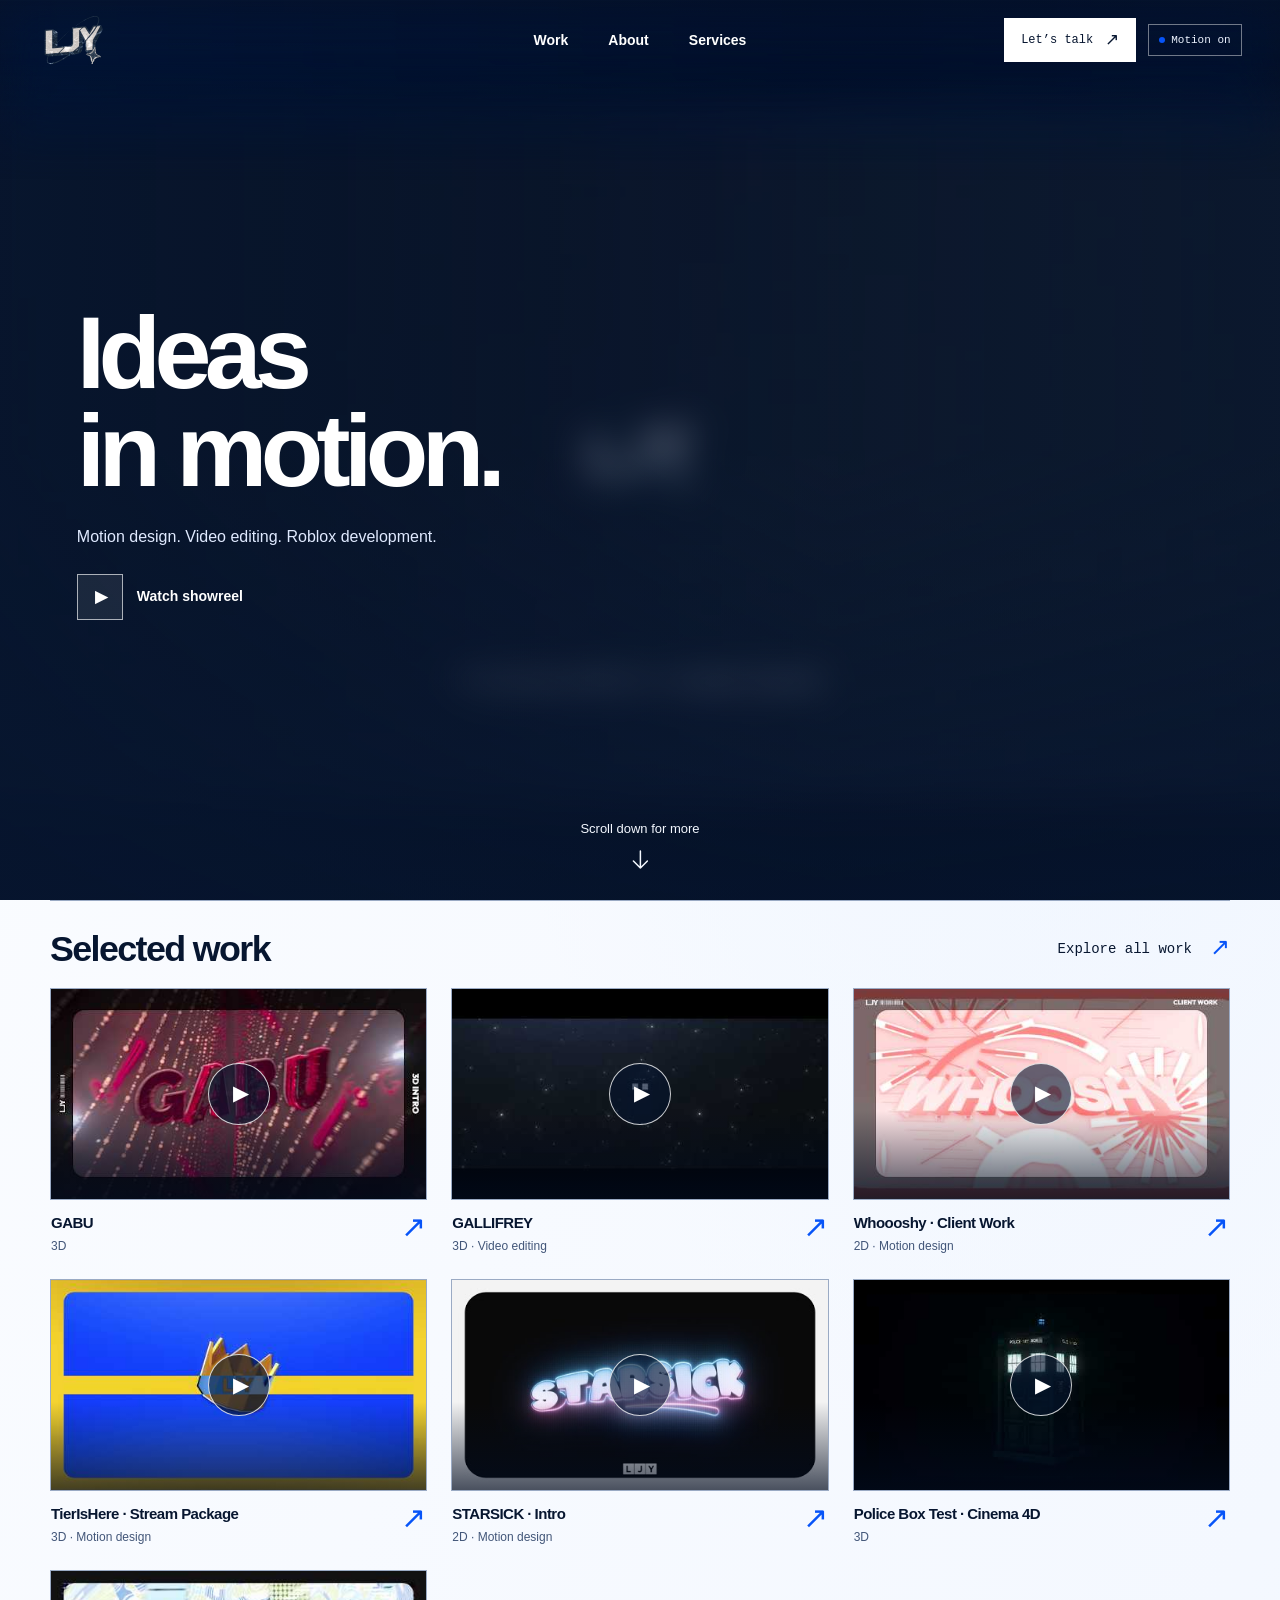
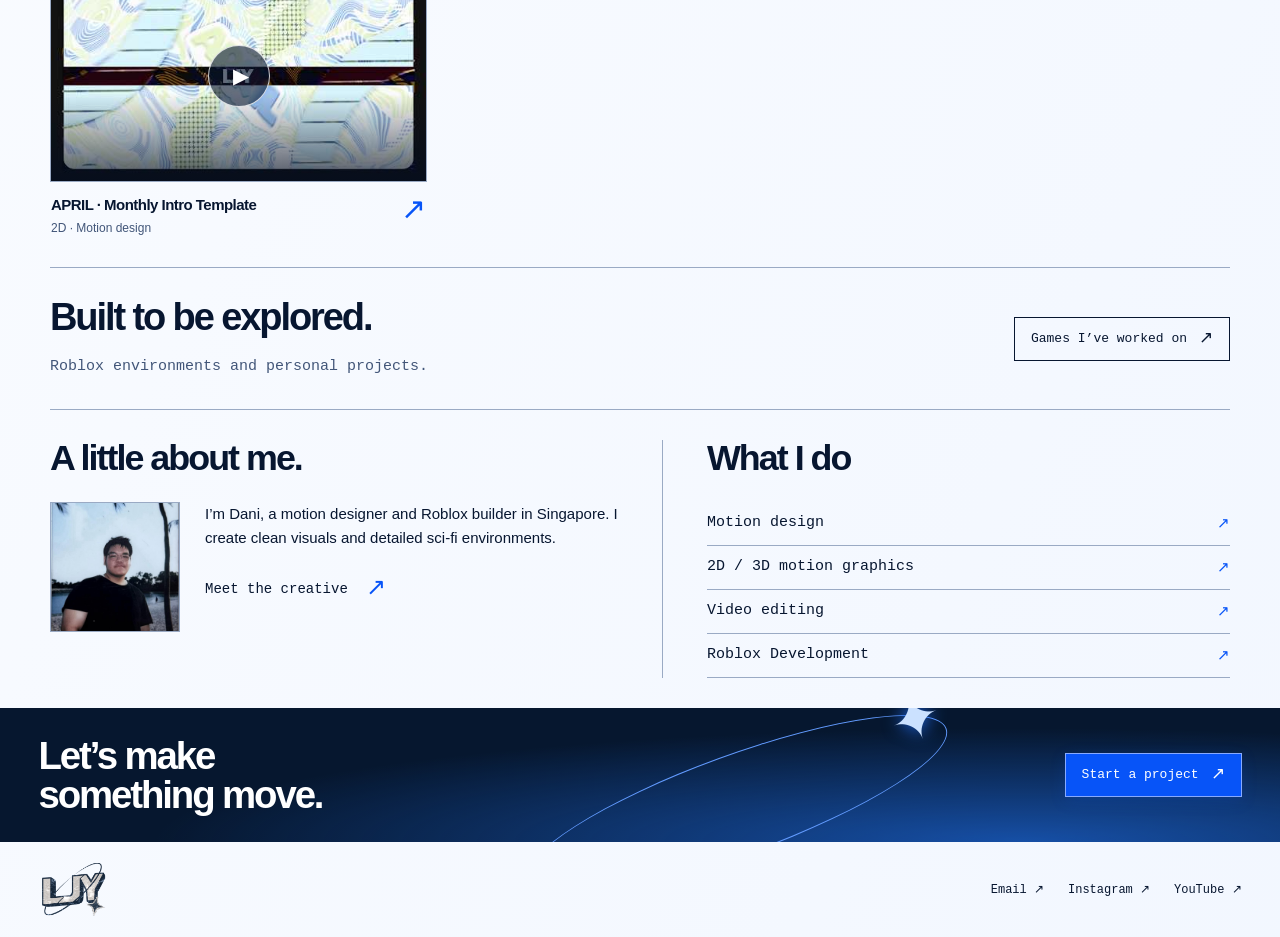
<file: index.html>
<!doctype html>
<html lang="en"><head><meta charset="utf-8"><meta name="viewport" content="width=device-width,initial-scale=1"><title>LJY — Home</title><link rel="canonical" href="home.html"><script>window.location.replace("home.html" + window.location.search + window.location.hash);</script><meta http-equiv="refresh" content="0;url=home.html"></head><body><p>Continue to <a href="home.html">LJY’s homepage</a>.</p></body></html>
</file>
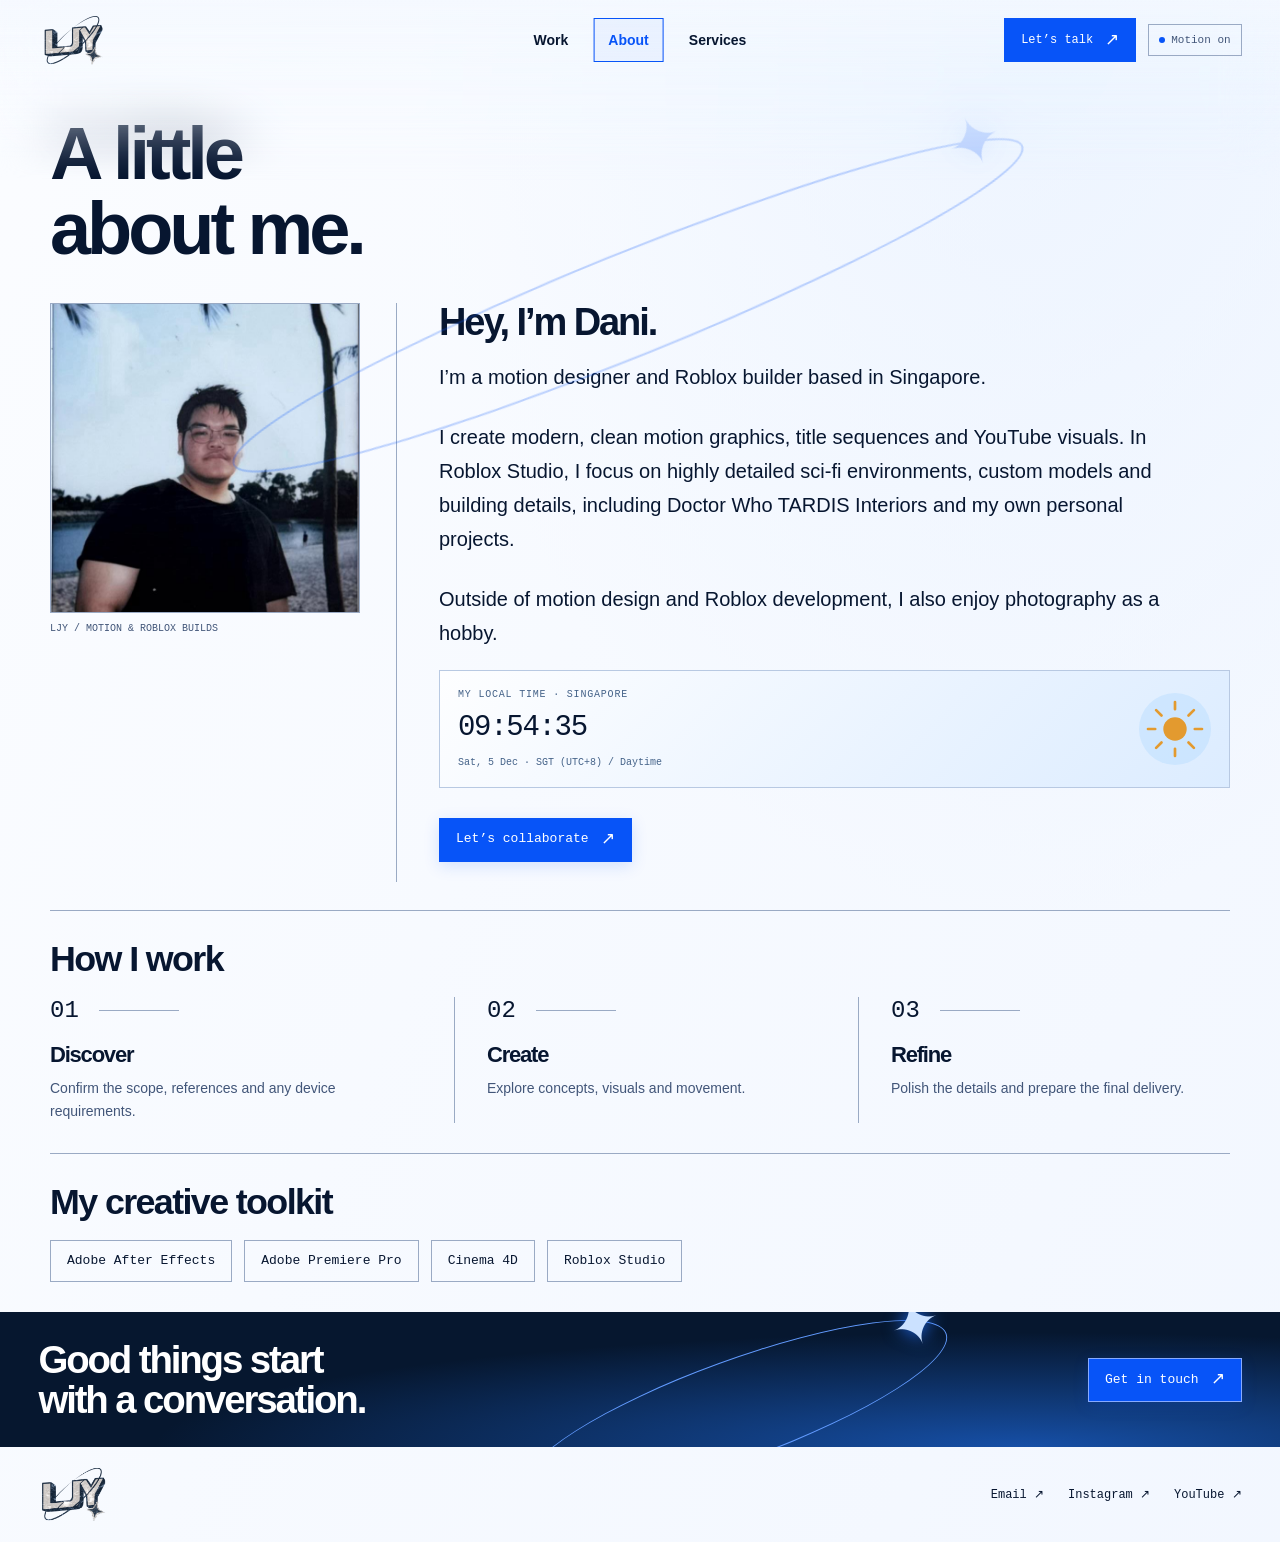
<file: about.html>
<!DOCTYPE html>
<html lang="en"><head><meta charset="utf-8"><meta name="viewport" content="width=device-width, initial-scale=1"><meta name="theme-color" content="#071a42"><meta name="referrer" content="strict-origin-when-cross-origin"><meta name="description" content="LJY · clean motion graphics, title sequences, YouTube visuals, video editing and detailed sci-fi Roblox builds and custom models."><title>About | LJY</title><link rel="icon" type="image/png" href="assets/logo.png"><link rel="stylesheet" href="styles.css?v=solid-contact-review-20261029"><script src="public-config.js"></script>
<script src="script.js?v=centred-nav-review-20261029" defer></script></head><body data-page="about"><a class="skip-link" href="#main" draggable="false">Skip to content</a><div class="site-frame"><header class="site-header"><a class="brand" href="home.html" aria-label="LJY home" draggable="false"><img src="assets/logo.png" width="2048" height="2048" alt="LJY" draggable="false"></a><button class="menu-toggle" type="button" aria-expanded="false" aria-controls="site-nav">Menu <span aria-hidden="true">＋</span></button><nav class="site-nav" id="site-nav" aria-label="Main navigation"><a href="work.html" draggable="false">Work</a><a href="about.html" aria-current="page" draggable="false">About</a><a href="services.html" draggable="false">Services</a></nav><div class="header-actions"><a class="button button--outline nav-contact" href="projectrequest.html" draggable="false">Let’s talk <span aria-hidden="true">↗</span></a></div></header><main id="main">
<section class="hero hero--interior"><div class="hero-title"><h1>A little<br>about me.</h1><div class="hero-orbit" aria-hidden="true"><span>✦</span></div></div></section>
<section class="about-intro"><figure class="profile-image"><img src="assets/about-portrait.jpg" alt="Dani, motion designer and Roblox builder" width="670" height="901" draggable="false"><figcaption class="meta">LJY / MOTION &amp; ROBLOX BUILDS</figcaption></figure><div class="about-copy"><h2>Hey, I’m Dani.</h2><p>I’m a motion designer and Roblox builder based in Singapore.</p><p>I create modern, clean motion graphics, title sequences and YouTube visuals. In Roblox Studio, I focus on highly detailed sci-fi environments, custom models and building details, including Doctor Who TARDIS Interiors and my own personal projects.</p><p>Outside of motion design and Roblox development, I also enjoy photography as a hobby.</p><div class="local-presence" id="local-presence" data-period="night" role="group" aria-label="Local time in Singapore">
<div class="presence-copy"><p class="presence-label">MY LOCAL TIME · SINGAPORE</p><time id="local-time" class="presence-time" aria-label="Current time in Singapore">--:--:--</time><p class="presence-details"><span id="local-date">Singapore · UTC+8</span><span class="presence-separator" aria-hidden="true"> / </span><span id="local-period" title="Day view from 07:00 to 18:59 Singapore time; night view otherwise.">Local time</span></p></div>
<div class="presence-sky" aria-hidden="true"><svg class="presence-sun" viewBox="0 0 80 80" fill="none"><circle cx="40" cy="40" r="13" fill="currentColor"/><path d="M40 10v8m0 44v8M10 40h8m44 0h8M19 19l6 6m30 30 6 6M19 61l6-6m30-30 6-6" stroke="currentColor" stroke-width="3" stroke-linecap="round"/></svg><svg class="presence-moon" viewBox="0 0 80 80" fill="none"><path d="M52 15a26 26 0 1 0 14 43A25 25 0 0 1 52 15Z" fill="currentColor"/><path d="m65 13 2 5 5 2-5 2-2 5-2-5-5-2 5-2Zm-8 22 1.5 3.5L62 40l-3.5 1.5L57 45l-1.5-3.5L52 40l3.5-1.5Z" fill="#9bc4ff"/></svg></div>
<noscript><p class="presence-fallback">Singapore is UTC+8. Enable JavaScript for the live clock.</p></noscript>
</div><a href="projectrequest.html" class="button button--primary" draggable="false">Let’s collaborate <span aria-hidden="true">↗</span></a></div></section>
<section class="section"><div class="section-heading"><h2>How I work</h2></div><div class="process-grid"><article><span class="process-number">01</span><h3>Discover</h3><p>Confirm the scope, references and any device requirements.</p></article><article><span class="process-number">02</span><h3>Create</h3><p>Explore concepts, visuals and movement.</p></article><article><span class="process-number">03</span><h3>Refine</h3><p>Polish the details and prepare the final delivery.</p></article></div></section>
<section class="section toolkit"><div class="section-heading"><h2>My creative toolkit</h2></div><ul class="tags"><li>Adobe After Effects</li><li>Adobe Premiere Pro</li><li>Cinema 4D</li><li>Roblox Studio</li></ul></section>
<section class="contact-band" aria-label="Start a project"><h2>Good things start<br>with a conversation.</h2><div class="band-orbit" aria-hidden="true">✦</div><a class="button button--primary" href="projectrequest.html" draggable="false">Get in touch <span aria-hidden="true">↗</span></a></section>
</main><footer class="site-footer"><a class="brand" href="home.html" aria-label="LJY home" draggable="false"><img src="assets/logo.png" width="2048" height="2048" alt="LJY" draggable="false"></a><div class="footer-links"><a href="mailto:daniljy.aep@gmail.com" draggable="false">Email ↗</a><a href="https://www.instagram.com/ljyaep/" data-social="instagram" target="_blank" rel="noopener noreferrer" draggable="false">Instagram ↗</a><a href="https://www.youtube.com/@LJYaep" data-social="youtube" target="_blank" rel="noopener noreferrer" draggable="false">YouTube ↗</a></div></footer></div></body></html>
</file>
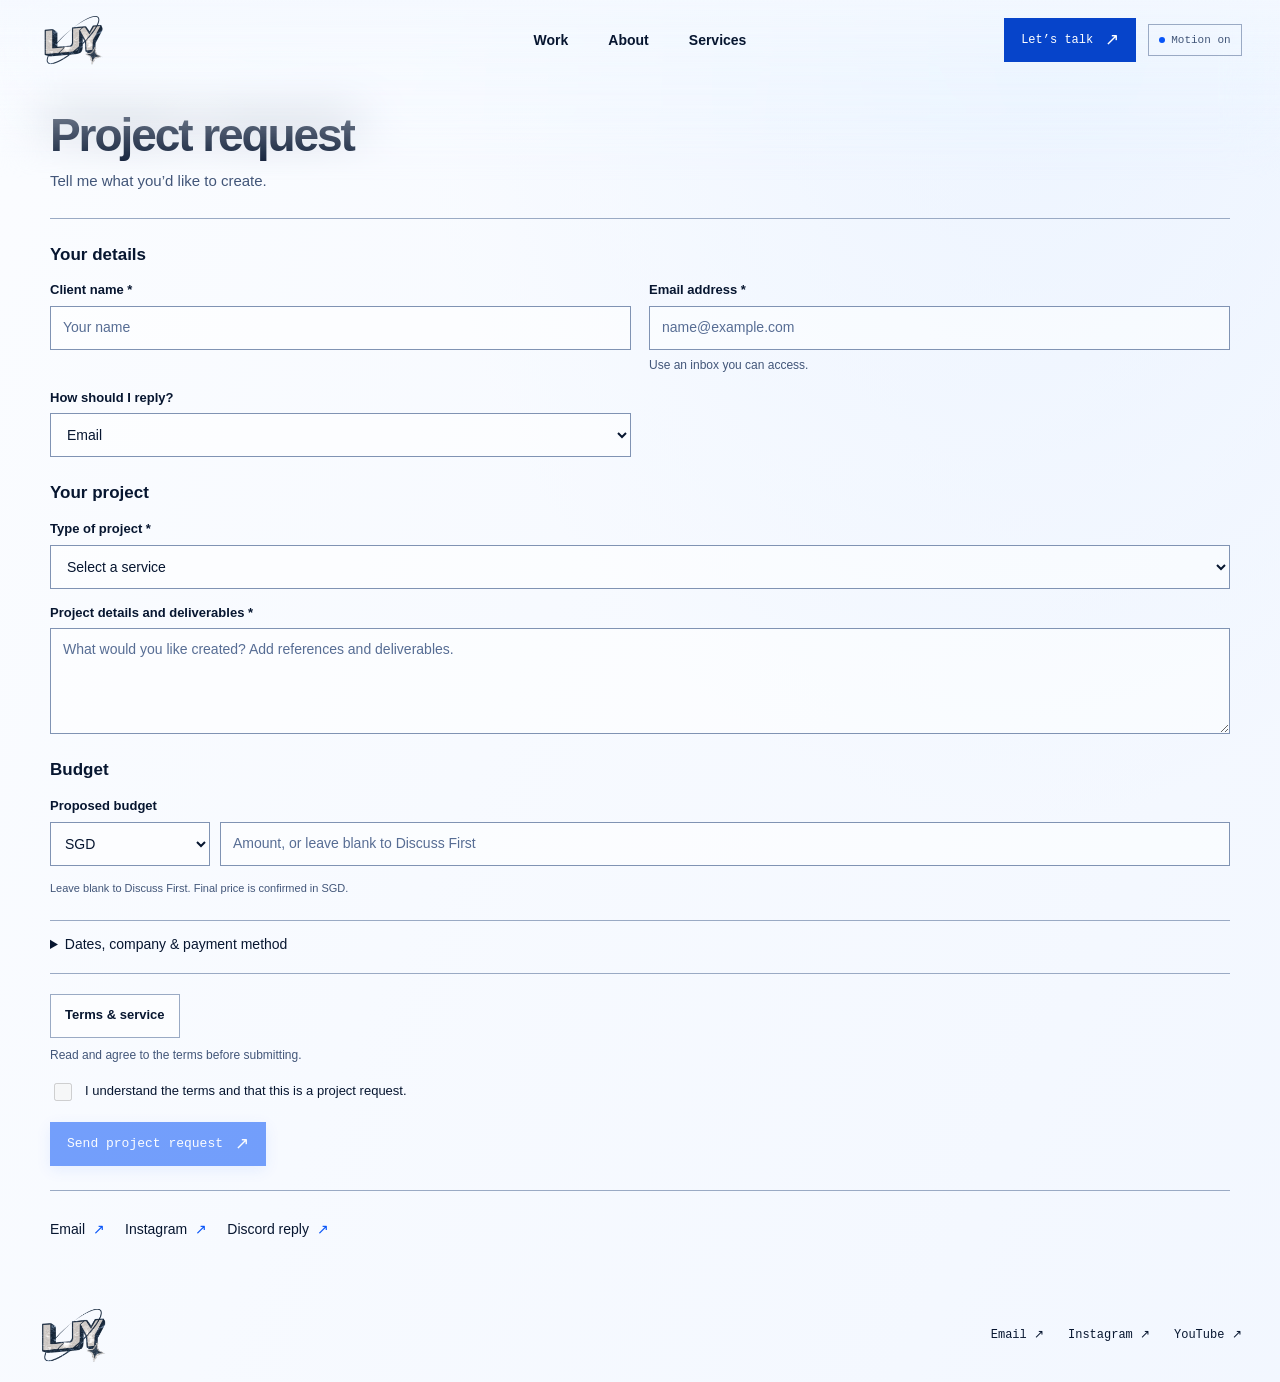
<file: contact.html>
<!doctype html>
<html lang="en"><head><meta charset="utf-8"><meta name="viewport" content="width=device-width,initial-scale=1"><title>Project request | LJY</title><meta http-equiv="refresh" content="0;url=projectrequest.html"><script>location.replace("projectrequest.html"+location.search+location.hash);</script></head><body><a href="projectrequest.html">Continue to project request</a></body></html>
</file>
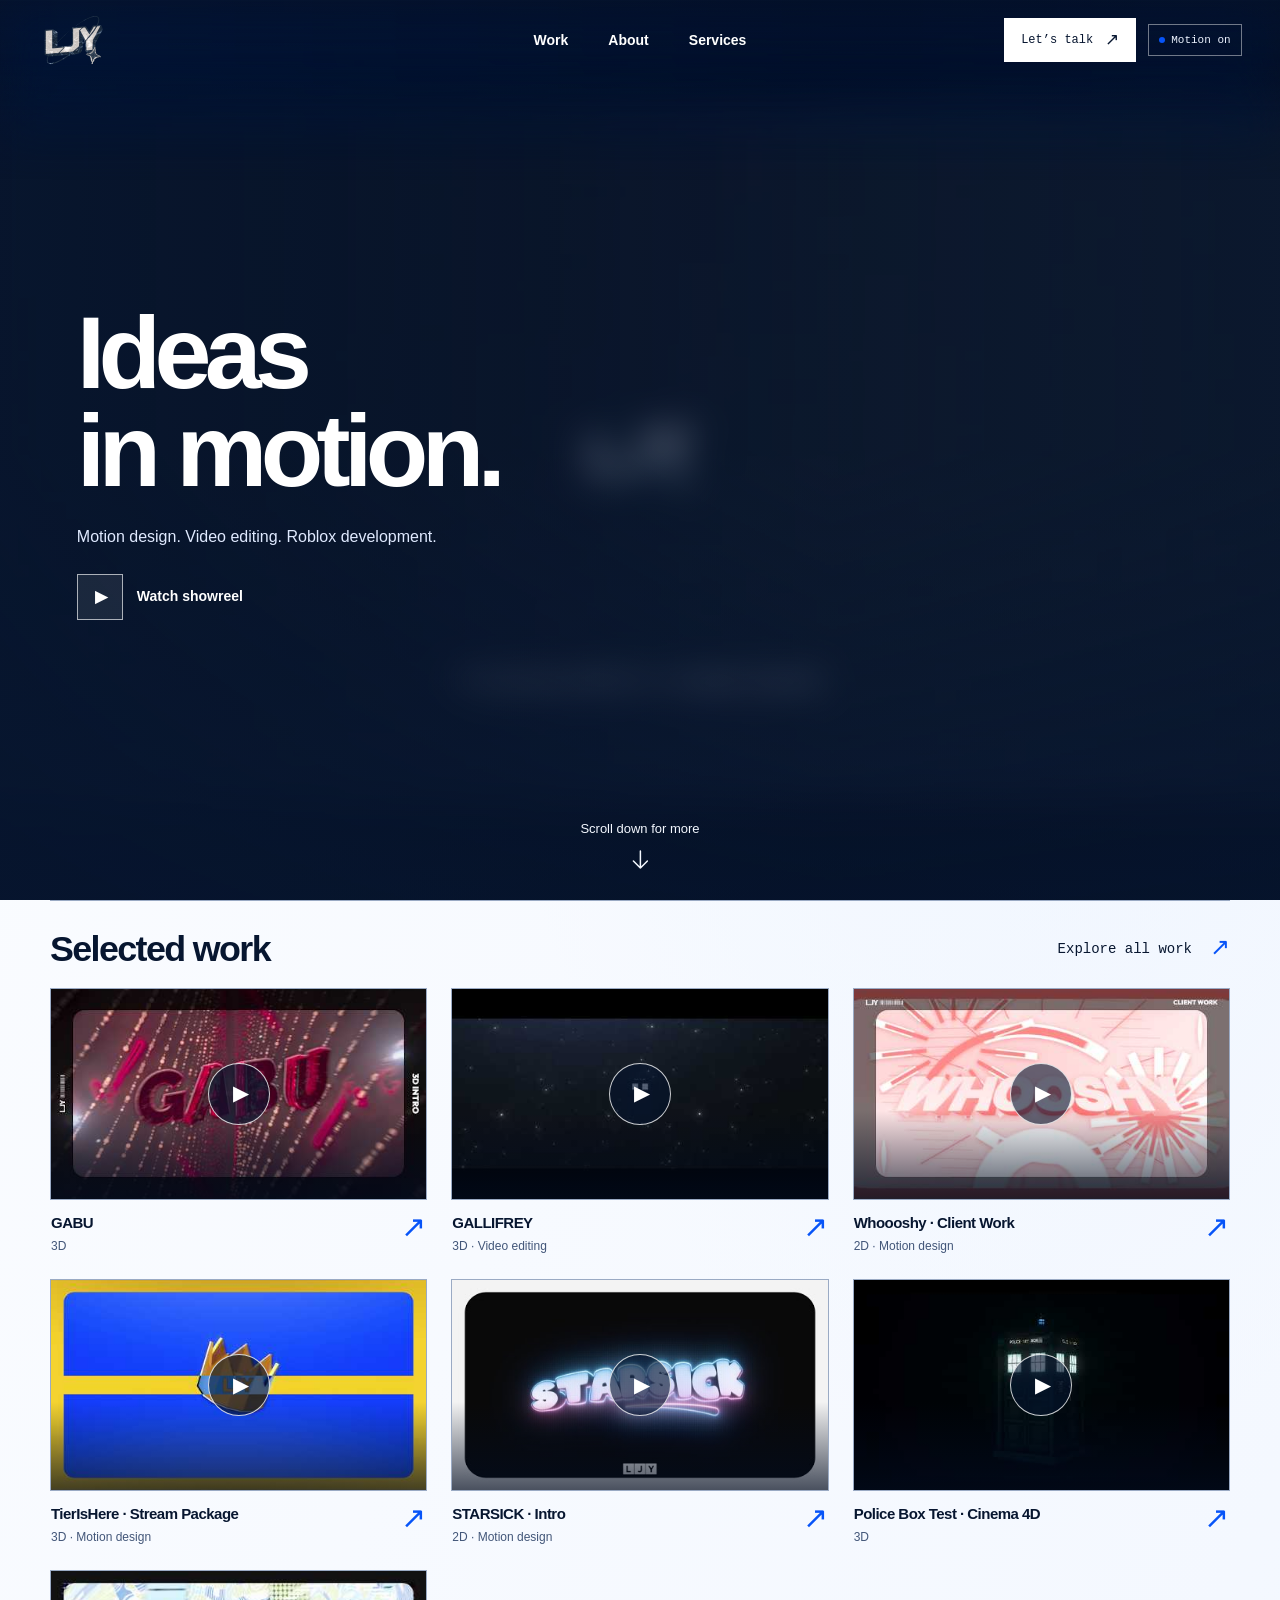
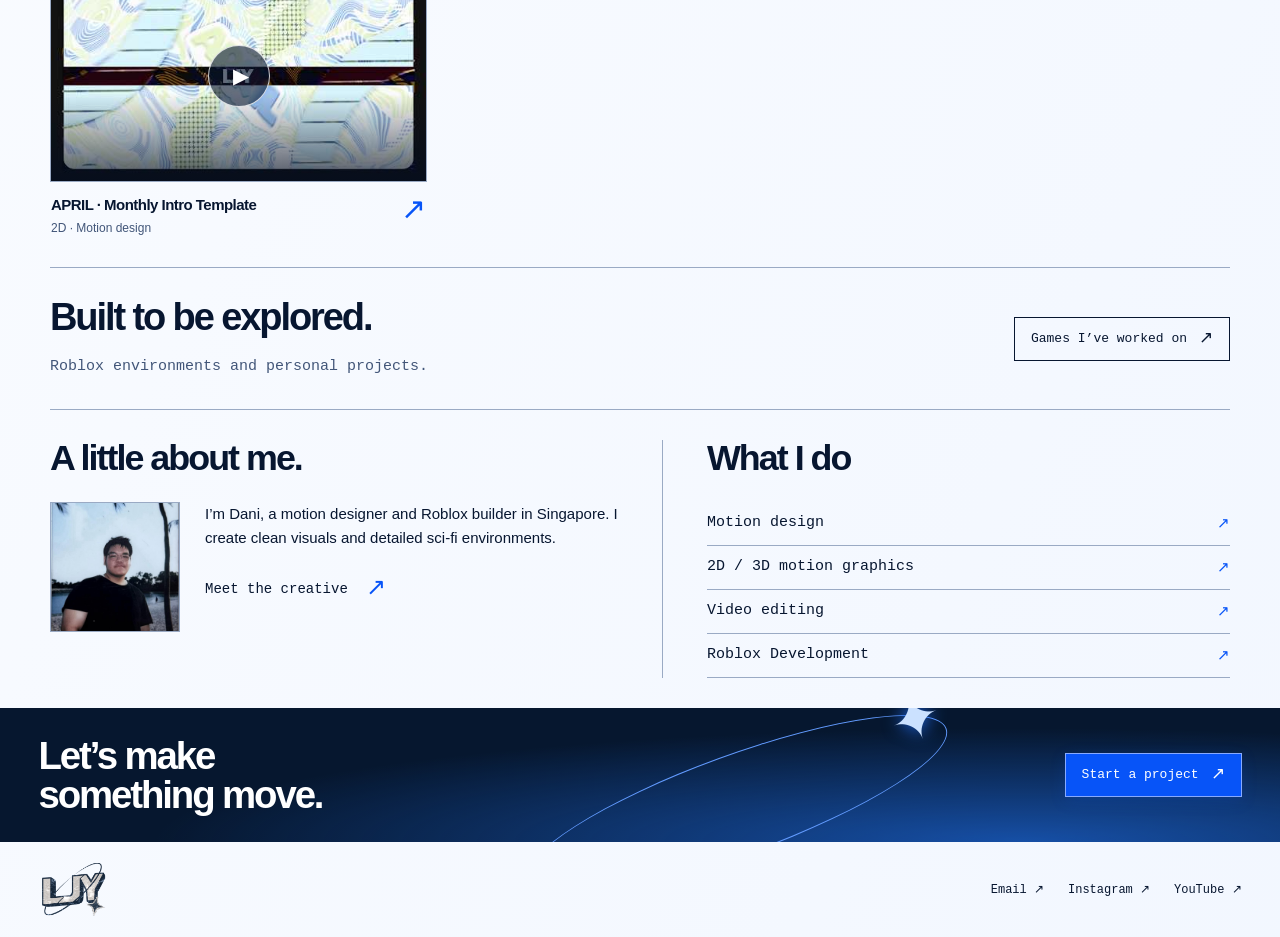
<file: home.html>
<!DOCTYPE html>
<html lang="en"><head><meta charset="utf-8"><meta name="viewport" content="width=device-width, initial-scale=1"><meta name="theme-color" content="#071a42"><meta name="referrer" content="strict-origin-when-cross-origin"><meta name="description" content="LJY · clean motion graphics, title sequences, YouTube visuals, video editing and detailed sci-fi Roblox builds and custom models."><title>Motion Design &amp; Roblox Development | LJY</title><link rel="icon" type="image/png" href="assets/logo.png"><link rel="stylesheet" href="styles.css?v=solid-contact-review-20261029"><script src="public-config.js"></script>
<script src="script.js?v=centred-nav-review-20261029" defer></script></head><body data-page="home"><a class="skip-link" href="#main" draggable="false">Skip to content</a><div class="site-frame"><header class="site-header is-over-hero"><a class="brand" href="home.html" aria-label="LJY home" draggable="false"><img src="assets/logo.png" width="2048" height="2048" alt="LJY" draggable="false"></a><button class="menu-toggle" type="button" aria-expanded="false" aria-controls="site-nav">Menu <span aria-hidden="true">＋</span></button><nav class="site-nav" id="site-nav" aria-label="Main navigation"><a href="work.html" draggable="false">Work</a><a href="about.html" draggable="false">About</a><a href="services.html" draggable="false">Services</a></nav><div class="header-actions"><a class="button button--outline nav-contact" href="projectrequest.html" draggable="false">Let’s talk <span aria-hidden="true">↗</span></a></div></header><main id="main">
<section class="hero hero--home hero--cinematic" aria-label="LJY motion portfolio"><div class="hero-background" id="hero-background" aria-hidden="true"><img src="assets/thumbnails/sfqSV6F9NKE.jpg" alt="" draggable="false"><div id="hero-background-player"></div></div><div class="hero-content"><h1>Ideas<br>in motion.</h1><p>Motion design. Video editing. Roblox development.</p><a class="hero-play" href="https://www.youtube.com/watch?v=sfqSV6F9NKE" data-video="sfqSV6F9NKE" data-title="Showreel 2026" data-labels="Motion design · Video editing" target="_blank" rel="noopener noreferrer"><span class="hero-play-icon" aria-hidden="true">▶</span>Watch showreel</a></div><a class="hero-scroll" href="#selected-work"><span>Scroll down for more</span><svg viewBox="0 0 24 24" aria-hidden="true"><path d="M12 3v17m-7-7 7 7 7-7" fill="none" stroke="currentColor" stroke-width="1.5" stroke-linecap="round" stroke-linejoin="round"/></svg></a></section>
<section class="section" id="selected-work"><div class="section-heading"><h2>Selected work</h2><a class="text-link" href="work.html" draggable="false">Explore all work <span aria-hidden="true">↗</span></a></div><div class="project-grid"><article class="project-card" data-category="3d"><a class="project-open" href="https://www.youtube.com/watch?v=IaCJCI1SB18" data-video="IaCJCI1SB18" data-title="GABU • denial.aep | c4d + ae" data-labels="3D" aria-label="Watch GABU" draggable="false" target="_blank" rel="noopener"><div class="project-thumbnail"><span class="thumbnail-fallback" aria-hidden="true">LJY / SELECTED WORK</span><img src="assets/thumbnails/IaCJCI1SB18.jpg" width="480" height="360" alt="" loading="lazy" decoding="async" draggable="false"><span class="thumbnail-play" aria-hidden="true">▶</span></div><span class="project-caption"><span><strong>GABU</strong><span class="meta">3D</span></span><span class="arrow" aria-hidden="true">↗</span></span></a></article><article class="project-card" data-category="3d editing"><a class="project-open" href="https://www.youtube.com/watch?v=AnpVUnM0lK0" data-video="AnpVUnM0lK0" data-title="GALLIFREY" data-labels="3D · Video editing" aria-label="Watch GALLIFREY" draggable="false" target="_blank" rel="noopener"><div class="project-thumbnail"><span class="thumbnail-fallback" aria-hidden="true">LJY / SELECTED WORK</span><img src="assets/thumbnails/AnpVUnM0lK0.jpg" width="480" height="360" alt="" loading="lazy" decoding="async" draggable="false"><span class="thumbnail-play" aria-hidden="true">▶</span></div><span class="project-caption"><span><strong>GALLIFREY</strong><span class="meta">3D · Video editing</span></span><span class="arrow" aria-hidden="true">↗</span></span></a></article><article class="project-card" data-category="2d motion"><a class="project-open" href="https://www.youtube.com/watch?v=jYc-AO8hIhc" data-video="jYc-AO8hIhc" data-title="Whoooshy • denial.aep | Client Work" data-labels="2D · Motion design" aria-label="Watch Whoooshy · Client Work" draggable="false" target="_blank" rel="noopener"><div class="project-thumbnail"><span class="thumbnail-fallback" aria-hidden="true">LJY / SELECTED WORK</span><img src="assets/thumbnails/jYc-AO8hIhc.jpg" width="480" height="360" alt="" loading="lazy" decoding="async" draggable="false"><span class="thumbnail-play" aria-hidden="true">▶</span></div><span class="project-caption"><span><strong>Whoooshy · Client Work</strong><span class="meta">2D · Motion design</span></span><span class="arrow" aria-hidden="true">↗</span></span></a></article><article class="project-card" data-category="3d motion"><a class="project-open" href="https://www.youtube.com/watch?v=2lo5arJtK6I" data-video="2lo5arJtK6I" data-title="@TierIsHere • denial.aep | Stream Package" data-labels="3D · Motion design" aria-label="Watch TierIsHere · Stream Package" draggable="false" target="_blank" rel="noopener"><div class="project-thumbnail"><span class="thumbnail-fallback" aria-hidden="true">LJY / SELECTED WORK</span><img src="assets/thumbnails/2lo5arJtK6I.jpg" width="480" height="360" alt="" loading="lazy" decoding="async" draggable="false"><span class="thumbnail-play" aria-hidden="true">▶</span></div><span class="project-caption"><span><strong>TierIsHere · Stream Package</strong><span class="meta">3D · Motion design</span></span><span class="arrow" aria-hidden="true">↗</span></span></a></article><article class="project-card" data-category="2d motion"><a class="project-open" href="https://www.youtube.com/watch?v=-AqW9zRi0bw" data-video="-AqW9zRi0bw" data-title="STARSICK • denial.aep | Intro" data-labels="2D · Motion design" aria-label="Watch STARSICK · Intro" draggable="false" target="_blank" rel="noopener"><div class="project-thumbnail"><span class="thumbnail-fallback" aria-hidden="true">LJY / SELECTED WORK</span><img src="assets/thumbnails/-AqW9zRi0bw.jpg" width="480" height="360" alt="" loading="lazy" decoding="async" draggable="false"><span class="thumbnail-play" aria-hidden="true">▶</span></div><span class="project-caption"><span><strong>STARSICK · Intro</strong><span class="meta">2D · Motion design</span></span><span class="arrow" aria-hidden="true">↗</span></span></a></article><article class="project-card" data-category="3d"><a class="project-open" href="https://www.youtube.com/watch?v=seUZob628E4" data-video="seUZob628E4" data-title="Police Box Test Cinema 4D • denial.aep" data-labels="3D" aria-label="Watch Police Box Test · Cinema 4D" draggable="false" target="_blank" rel="noopener"><div class="project-thumbnail"><span class="thumbnail-fallback" aria-hidden="true">LJY / SELECTED WORK</span><img src="assets/thumbnails/seUZob628E4.jpg" width="480" height="360" alt="" loading="lazy" decoding="async" draggable="false"><span class="thumbnail-play" aria-hidden="true">▶</span></div><span class="project-caption"><span><strong>Police Box Test · Cinema 4D</strong><span class="meta">3D</span></span><span class="arrow" aria-hidden="true">↗</span></span></a></article><article class="project-card" data-category="2d motion"><a class="project-open" href="https://www.youtube.com/watch?v=fB5evK_nmb0" data-video="fB5evK_nmb0" data-title="APRIL • denial.aep | Monthly Intro Template" data-labels="2D · Motion design" aria-label="Watch APRIL · Monthly Intro Template" draggable="false" target="_blank" rel="noopener"><div class="project-thumbnail"><span class="thumbnail-fallback" aria-hidden="true">LJY / SELECTED WORK</span><img src="assets/thumbnails/fB5evK_nmb0.jpg" width="480" height="360" alt="" loading="lazy" decoding="async" draggable="false"><span class="thumbnail-play" aria-hidden="true">▶</span></div><span class="project-caption"><span><strong>APRIL · Monthly Intro Template</strong><span class="meta">2D · Motion design</span></span><span class="arrow" aria-hidden="true">↗</span></span></a></article></div></section>
<section class="games-teaser section"><div><h2>Built to be explored.</h2><p>Roblox environments and personal projects.</p></div><a class="button button--outline" href="work.html#games" draggable="false">Games I’ve worked on <span aria-hidden="true">↗</span></a></section><section class="intro-grid section"><div><h2>A little about me.</h2><div class="mini-about"><img src="assets/about-portrait.jpg" alt="Dani" width="670" height="901" loading="lazy" draggable="false"><div><p>I’m Dani, a motion designer and Roblox builder in Singapore. I create clean visuals and detailed sci-fi environments.</p><a href="about.html" class="text-link" draggable="false">Meet the creative <span aria-hidden="true">↗</span></a></div></div></div><div><h2>What I do</h2><ul class="service-list"><li><a href="services.html#motion" draggable="false">Motion design <span>↗</span></a></li><li><a href="services.html#animation" draggable="false">2D / 3D motion graphics <span>↗</span></a></li><li><a href="services.html#editing" draggable="false">Video editing <span>↗</span></a></li><li><a href="services.html#roblox" draggable="false">Roblox Development <span>↗</span></a></li></ul></div></section>
<section class="contact-band" aria-label="Start a project"><h2>Let’s make<br>something move.</h2><div class="band-orbit" aria-hidden="true">✦</div><a class="button button--primary" href="projectrequest.html" draggable="false">Start a project <span aria-hidden="true">↗</span></a></section>
</main><footer class="site-footer"><a class="brand" href="home.html" aria-label="LJY home" draggable="false"><img src="assets/logo.png" width="2048" height="2048" alt="LJY" draggable="false"></a><div class="footer-links"><a href="mailto:daniljy.aep@gmail.com" draggable="false">Email ↗</a><a href="https://www.instagram.com/ljyaep/" data-social="instagram" target="_blank" rel="noopener noreferrer" draggable="false">Instagram ↗</a><a href="https://www.youtube.com/@LJYaep" data-social="youtube" target="_blank" rel="noopener noreferrer" draggable="false">YouTube ↗</a></div></footer></div><dialog class="project-dialog" id="project-dialog" aria-labelledby="dialog-title"><div class="dialog-top"><button class="close-dialog icon-button" type="button" aria-label="Close video preview">✕</button></div><div class="dialog-art youtube-player" id="dialog-art"></div><div class="dialog-copy"><p id="dialog-feedback" class="video-feedback" role="status" hidden></p><p class="sr-only" id="dialog-category"></p><h2 id="dialog-title"></h2><div class="button-group"><a class="button button--primary" id="dialog-watch" href="https://www.youtube.com/watch?v=sfqSV6F9NKE" target="_blank" rel="noopener noreferrer" draggable="false">Open video on YouTube <span aria-hidden="true">↗</span></a><a class="button button--outline" href="projectrequest.html" draggable="false">Discuss a project <span aria-hidden="true">↗</span></a></div></div></dialog></body></html>
</file>
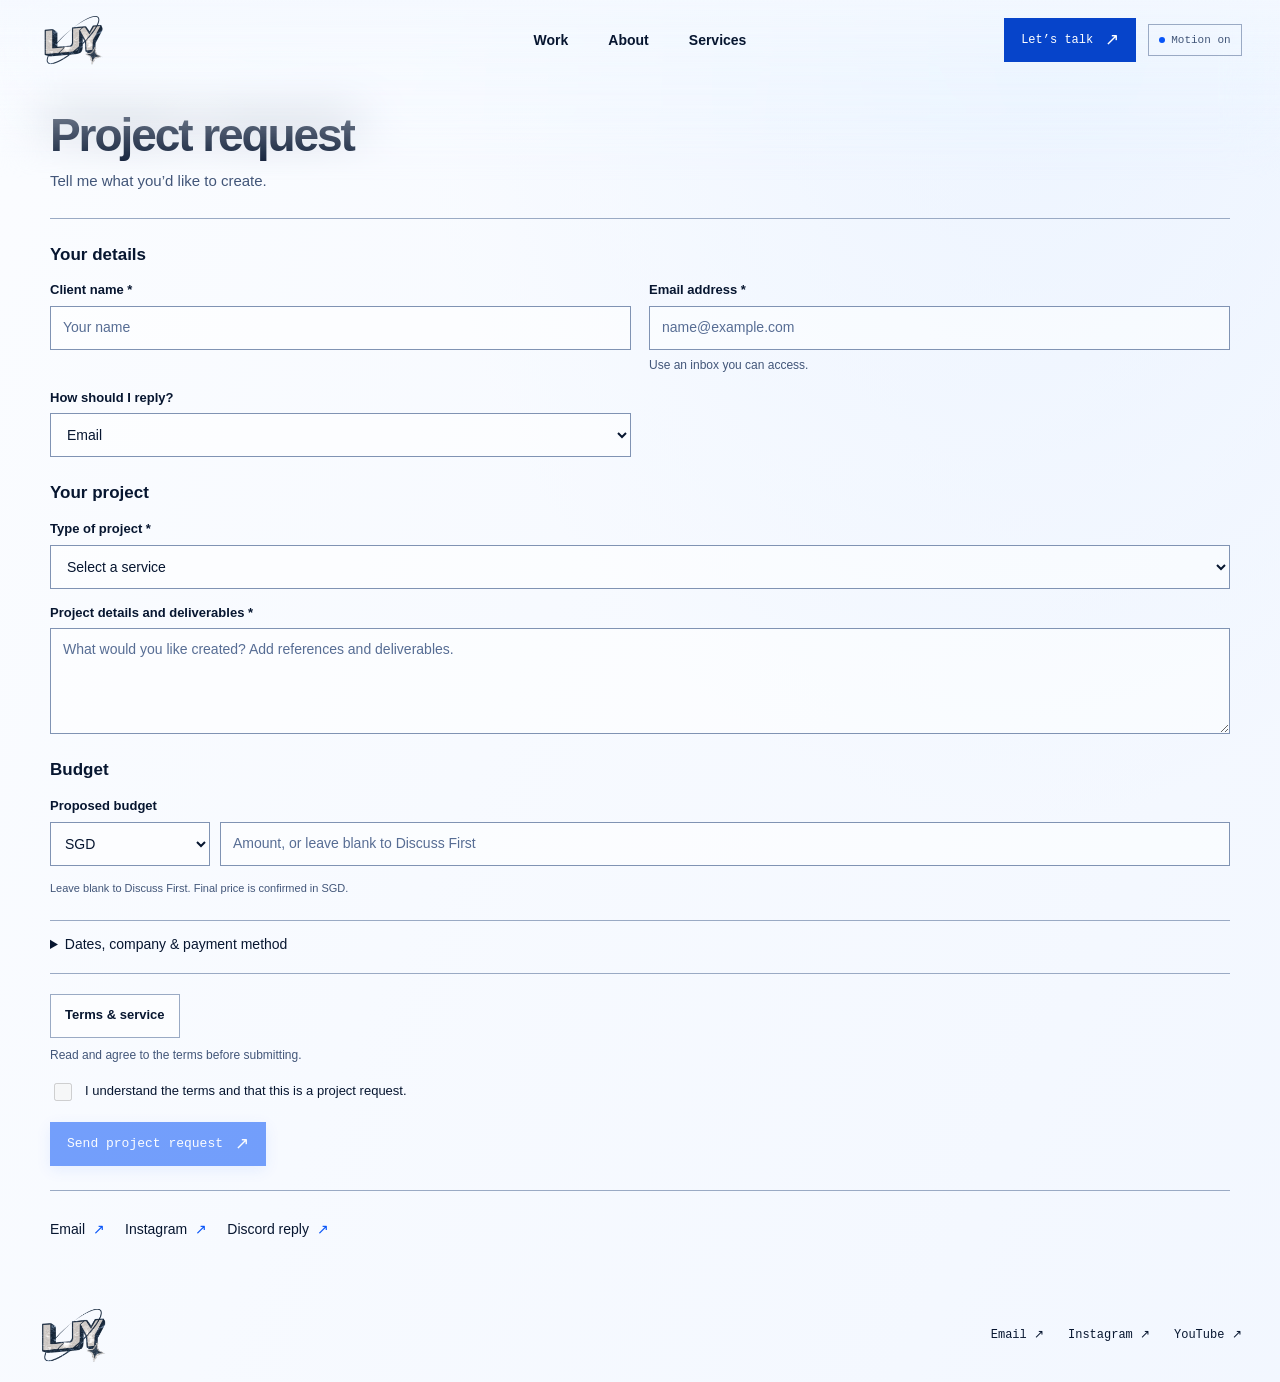
<file: projectrequest.html>
<!DOCTYPE html>
<html lang="en"><head><meta charset="utf-8"><meta name="viewport" content="width=device-width, initial-scale=1"><meta name="theme-color" content="#071a42"><meta name="referrer" content="strict-origin-when-cross-origin"><meta name="description" content="LJY · clean motion graphics, title sequences, YouTube visuals, video editing and detailed sci-fi Roblox builds and custom models."><title>Let’s talk | LJY</title><link rel="icon" type="image/png" href="assets/logo.png"><link rel="stylesheet" href="styles.css?v=solid-contact-review-20261029"><script src="public-config.js?v=google-enquiry-20261028"></script>
<script src="script.js?v=centred-nav-review-20261029" defer=""></script></head><body data-page="contact"><a class="skip-link" href="#main" draggable="false">Skip to content</a><div class="site-frame"><header class="site-header"><a class="brand" href="home.html" aria-label="LJY home" draggable="false"><img src="assets/logo.png" width="2048" height="2048" alt="LJY" draggable="false"></a><button class="menu-toggle" type="button" aria-expanded="false" aria-controls="site-nav">Menu <span aria-hidden="true">＋</span></button><nav class="site-nav" id="site-nav" aria-label="Main navigation"><a href="work.html" draggable="false">Work</a><a href="about.html" draggable="false">About</a><a href="services.html" draggable="false">Services</a></nav><div class="header-actions"><a class="button button--outline nav-contact" href="projectrequest.html" aria-current="page" draggable="false">Let’s talk <span aria-hidden="true">↗</span></a></div></header><main id="main">
<section class="hero hero--contact"><div class="hero-title"><h1>Project request</h1><p>Tell me what you’d like to create.</p></div></section>
<section class="contact-grid"><div><form id="enquiry-form" data-turnstile-sitekey="" autocomplete="off" action="https://script.google.com/macros/s/AKfycbwCfJTY6RK6Xvwf6XIm9XL1kLRB6gtlv19z3QVitkSTY-XmfnqTpYRwFZYZlXnfKvrgrQ/exec" method="post"><input type="hidden" id="payment-method" name="payment_method" value="cash"><input type="hidden" id="request-id" name="request_id" value="" autocomplete="off"><div class="form-trap" aria-hidden="true"><label for="company-website">Leave this field empty</label><input id="company-website" name="_honey" tabindex="-1" autocomplete="off"></div><div class="request-groups"><fieldset class="request-group"><legend>Your details</legend><div class="form-grid"><div class="field"><label for="name">Client name <span aria-hidden="true">*</span></label><input id="name" name="name" maxlength="100" placeholder="Your name" required="" autocomplete="off"></div><div class="field"><label for="email">Email address <span aria-hidden="true">*</span></label><input id="email" name="email" type="email" maxlength="200" placeholder="name@example.com" aria-describedby="email-hint" required="" autocomplete="off"><span class="meta" id="email-hint">Use an inbox you can access.</span></div><div class="field"><label for="preferred-contact">How should I reply?</label><select id="preferred-contact" name="preferred_contact"><option value="email">Email</option><option value="instagram">Instagram</option><option value="discord">Discord</option></select></div><div class="field field--full" id="contact-handle-field" hidden=""><label for="contact-handle" id="contact-handle-label">Social username</label><input id="contact-handle" name="contact_handle" maxlength="100" placeholder="Your username" autocomplete="off"></div></div></fieldset><fieldset class="request-group"><legend>Your project</legend><div class="form-grid"><div class="field field--full"><label for="service">Type of project <span aria-hidden="true">*</span></label><select id="service" name="service" required=""><option value="">Select a service</option><option value="motion">Motion graphics / videos</option><option value="roblox">Roblox building</option><option value="modelling">Modelling</option><option value="discuss">Discuss First</option></select></div><div class="field field--full"><label for="message">Project details and deliverables <span aria-hidden="true">*</span></label><textarea id="message" name="message" rows="4" maxlength="5000" placeholder="What would you like created? Add references and deliverables." required="" autocomplete="off"></textarea></div><div class="field field--full" id="device-target-field" hidden><label for="device-target">Roblox device requirements</label><select id="device-target" name="device_target"><option value="not_applicable">Not applicable / Discuss First</option><option value="showcase">Detailed showcase build</option><option value="desktop">Desktop performance</option><option value="mobile">Mobile and lower-end devices</option></select></div></div></fieldset><fieldset class="request-group"><legend>Budget</legend><div class="form-grid"><div class="field field--full"><label for="budget">Proposed budget</label><div class="budget-inputs"><label class="sr-only" for="budget-currency">Budget currency</label><select id="budget-currency" name="currency" aria-label="Budget currency"><option value="SGD">SGD</option><option value="USD">USD</option><option value="EUR">EUR</option><option value="GBP">GBP</option><option value="AUD">AUD</option><option value="CAD">CAD</option><option value="MYR">MYR</option><option value="JPY">JPY</option><option value="ROBUX">Robux · backup option</option></select><input id="budget" name="budget" type="number" inputmode="decimal" min="0" step="0.01" placeholder="Amount, or leave blank to Discuss First" aria-describedby="budget-hint robux-minimum-note" autocomplete="off"></div><span class="meta" id="budget-hint">Numbers only, with up to 2 decimal places.</span><p class="meta" id="robux-minimum-note" hidden="">Minimum: 6,000 Robux for motion / videos; 25,000 Robux for Roblox building or modelling.</p></div></div></fieldset><details class="request-extras"><summary>Dates, company &amp; payment method</summary><div class="form-grid"><div class="field"><label for="start-date">Requested start date <span class="optional">(optional)</span></label><input id="start-date" name="start_date" type="date" aria-describedby="start-date-hint" autocomplete="off"><span class="sr-only" id="start-date-hint">Today or later, based on Singapore time.</span></div><div class="field"><label for="end-date">Requested finish date <span class="optional">(optional)</span></label><input id="end-date" name="end_date" type="date" autocomplete="off"></div><div class="field"><label for="client-group">Client group / company <span class="optional">(optional)</span></label><input id="client-group" name="client_group" maxlength="100" placeholder="Group, studio or company" autocomplete="off"></div><div class="field field--full"><label for="payment-channel">Preferred payment method</label><select id="payment-channel" name="payment_channel"><option value="discuss">Discuss First</option><option value="PayNow">PayNow</option><option value="PayPal">PayPal</option><option value="Wise">Wise</option><option value="Robux gamepass">Robux gamepass</option><option value="Robux group payout">Robux group payout</option><option value="other">Another agreed method</option></select></div></div></details></div><details id="request-terms" class="request-terms"><summary>Terms &amp; service</summary><div id="request-terms-content"><h3>Review &amp; confirmation</h3><div data-review-notes=""><p class="form-note meta" id="form-mode">Your request prepares a draft agreement for review. A reply with the reviewed agreement will be sent to your inbox/dms.</p><p>Scope, price and dates must be confirmed before work begins.</p></div><h3>Changes &amp; revisions</h3><div data-revision-notes=""><p class="form-note meta">The agreement includes up to two small changes during the first drafts. Major redesigns or changes to the agreed idea are discussed separately.</p></div><h3>Budget &amp; payment</h3><p>Money is preferred. Robux is a backup option, with a minimum of 6,000 Robux for motion graphics / videos and 25,000 Robux for Roblox building or modelling. Leave the budget blank to Discuss First. Final scope and price are confirmed before work begins.</p><h3>Dates &amp; devices</h3><p id="date-timezone-note">All dates use Singapore Time (SGT, UTC+8). Start dates must be today or later, and the finish date cannot precede the start date.</p><p>Detailed Roblox builds can be demanding on older computers and mobile devices. Discuss device requirements before work starts.</p><h3>Your information</h3><div data-processing-notes=""><p class="form-note meta" id="processor-note">Your details are processed through a private Google Document and email workflow. The draft agreement will be reviewed first.</p></div></div></details><div class="review-ack"><input id="review-ack" name="review_ack" type="checkbox" value="yes" required="" autocomplete="off"><label for="review-ack">I understand the terms and that this is a project request.</label></div><p id="submission-status" class="form-feedback" role="status" aria-live="polite" hidden=""></p><button class="button button--primary form-submit" type="submit" id="submit-enquiry">Send project request <span aria-hidden="true">↗</span></button><div class="enquiry-result" id="enquiry-result" hidden=""><h3 id="enquiry-result-title">Your enquiry copy</h3><p class="meta" id="enquiry-status" role="status">Copy or download your enquiry for your records.</p><label class="sr-only" for="enquiry-preview">Prepared enquiry</label><textarea id="enquiry-preview" rows="9" readonly="" autocomplete="off"></textarea><div class="button-group"><button class="button button--outline" type="button" id="copy-enquiry">Copy message</button><button class="button button--primary" type="button" id="download-enquiry">Download .txt ↗</button><a id="email-enquiry" class="button button--outline" hidden="" draggable="false">Open email app ↗</a></div></div></form><noscript><p>You can submit this form without JavaScript. For a Discord or Instagram reply, include your username in the project details.</p></noscript></div><aside class="contact-intro" aria-label="Contact directly"><div class="contact-links" id="social-links"><a href="mailto:daniljy.aep@gmail.com" data-email="" draggable="false">Email <span>↗</span></a><a href="https://www.instagram.com/ljyaep/" data-social="instagram" target="_blank" rel="noopener noreferrer" draggable="false">Instagram <span>↗</span></a><a href="#enquiry-form" data-social="discord" data-contact-method="discord" draggable="false">Discord reply <span>↗</span></a></div></aside></section>

</main><footer class="site-footer"><a class="brand" href="home.html" aria-label="LJY home" draggable="false"><img src="assets/logo.png" width="2048" height="2048" alt="LJY" draggable="false"></a><div class="footer-links"><a href="mailto:daniljy.aep@gmail.com" draggable="false">Email ↗</a><a href="https://www.instagram.com/ljyaep/" data-social="instagram" target="_blank" rel="noopener noreferrer" draggable="false">Instagram ↗</a><a href="https://www.youtube.com/@LJYaep" data-social="youtube" target="_blank" rel="noopener noreferrer" draggable="false">YouTube ↗</a></div></footer></div>
</body></html>
</file>
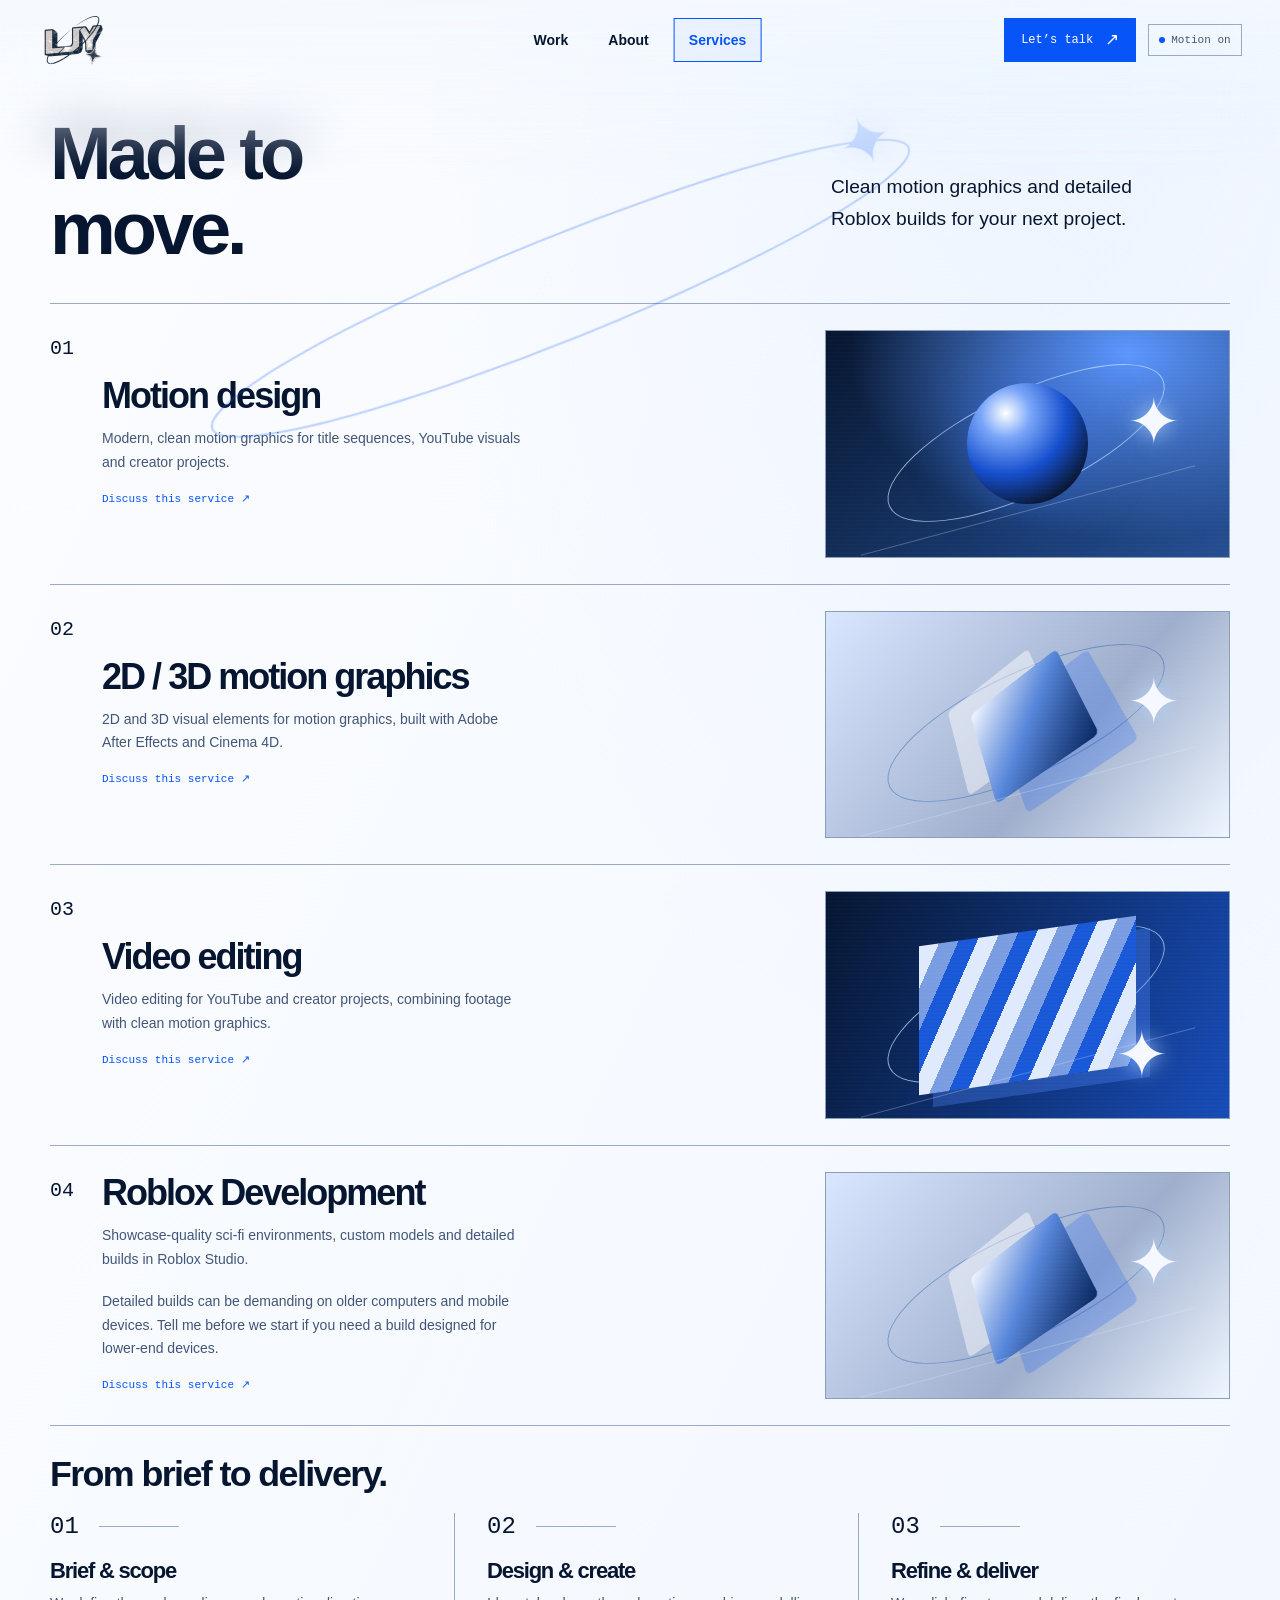
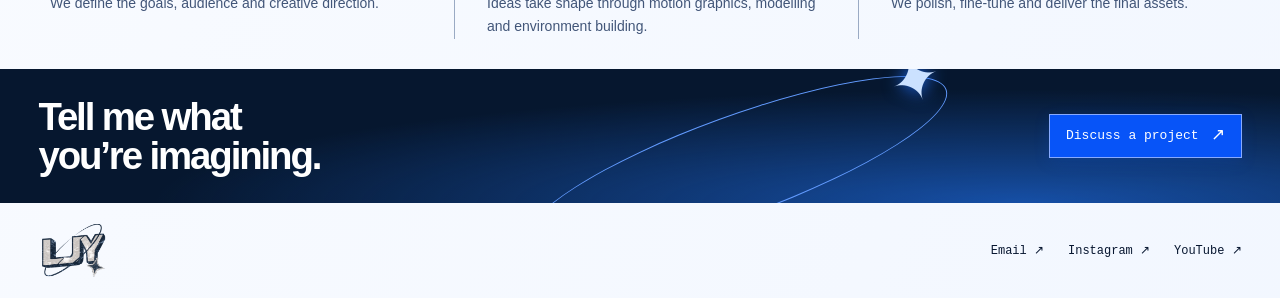
<file: services.html>
<!DOCTYPE html>
<html lang="en"><head><meta charset="utf-8"><meta name="viewport" content="width=device-width, initial-scale=1"><meta name="theme-color" content="#071a42"><meta name="referrer" content="strict-origin-when-cross-origin"><meta name="description" content="LJY · clean motion graphics, title sequences, YouTube visuals, video editing and detailed sci-fi Roblox builds and custom models."><title>Services | LJY</title><link rel="icon" type="image/png" href="assets/logo.png"><link rel="stylesheet" href="styles.css?v=solid-contact-review-20261029"><script src="public-config.js"></script>
<script src="script.js?v=centred-nav-review-20261029" defer></script></head><body data-page="services"><a class="skip-link" href="#main" draggable="false">Skip to content</a><div class="site-frame"><header class="site-header"><a class="brand" href="home.html" aria-label="LJY home" draggable="false"><img src="assets/logo.png" width="2048" height="2048" alt="LJY" draggable="false"></a><button class="menu-toggle" type="button" aria-expanded="false" aria-controls="site-nav">Menu <span aria-hidden="true">＋</span></button><nav class="site-nav" id="site-nav" aria-label="Main navigation"><a href="work.html" draggable="false">Work</a><a href="about.html" draggable="false">About</a><a href="services.html" aria-current="page" draggable="false">Services</a></nav><div class="header-actions"><a class="button button--outline nav-contact" href="projectrequest.html" draggable="false">Let’s talk <span aria-hidden="true">↗</span></a></div></header><main id="main">
<section class="hero hero--interior"><div class="hero-title"><h1>Made to<br>move.</h1><div class="hero-orbit" aria-hidden="true"><span>✦</span></div></div><div class="hero-side"><p>Clean motion graphics and detailed Roblox builds for your next project.</p></div></section>
<section class="service-rows" aria-label="Creative services"><article class="service-row" id="motion"><span class="service-number">01</span><div><h2>Motion design</h2><p>Modern, clean motion graphics for title sequences, YouTube visuals and creator projects.</p><a class="text-link service-enquire" href="projectrequest.html?service=motion" draggable="false">Discuss this service ↗</a></div><div class="art art--orbit" aria-hidden="true"><span class="art-orbit"></span><span class="art-core"></span><span class="art-type">MOVE</span><span class="art-line"></span><span class="art-star">✦</span></div></article><article class="service-row" id="animation"><span class="service-number">02</span><div><h2>2D / 3D motion graphics</h2><p>2D and 3D visual elements for motion graphics, built with Adobe After Effects and Cinema 4D.</p><a class="text-link service-enquire" href="projectrequest.html?service=animation" draggable="false">Discuss this service ↗</a></div><div class="art art--depth" aria-hidden="true"><span class="art-orbit"></span><span class="art-core"></span><span class="art-type">MOVE</span><span class="art-line"></span><span class="art-star">✦</span></div></article><article class="service-row" id="editing"><span class="service-number">03</span><div><h2>Video editing</h2><p>Video editing for YouTube and creator projects, combining footage with clean motion graphics.</p><a class="text-link service-enquire" href="projectrequest.html?service=editing" draggable="false">Discuss this service ↗</a></div><div class="art art--stories" aria-hidden="true"><span class="art-orbit"></span><span class="art-core"></span><span class="art-type">MOVE</span><span class="art-line"></span><span class="art-star">✦</span></div></article><article class="service-row" id="roblox"><span class="service-number">04</span><div><h2>Roblox Development</h2><p>Showcase-quality sci-fi environments, custom models and detailed builds in Roblox Studio.</p><p class="meta">Detailed builds can be demanding on older computers and mobile devices. Tell me before we start if you need a build designed for lower-end devices.</p><a class="text-link service-enquire" href="projectrequest.html?service=roblox" draggable="false">Discuss this service ↗</a></div><div class="art art--depth" aria-hidden="true"><span class="art-orbit"></span><span class="art-core"></span><span class="art-type">Aa</span><span class="art-line"></span><span class="art-star">✦</span></div></article></section>
<section class="section"><div class="section-heading"><h2>From brief to delivery.</h2></div><div class="process-grid"><article><span class="process-number">01</span><h3>Brief &amp; scope</h3><p>We define the goals, audience and creative direction.</p></article><article><span class="process-number">02</span><h3>Design &amp; create</h3><p>Ideas take shape through motion graphics, modelling and environment building.</p></article><article><span class="process-number">03</span><h3>Refine &amp; deliver</h3><p>We polish, fine-tune and deliver the final assets.</p></article></div></section>
<section class="contact-band" aria-label="Start a project"><h2>Tell me what<br>you’re imagining.</h2><div class="band-orbit" aria-hidden="true">✦</div><a class="button button--primary" href="projectrequest.html" draggable="false">Discuss a project <span aria-hidden="true">↗</span></a></section>
</main><footer class="site-footer"><a class="brand" href="home.html" aria-label="LJY home" draggable="false"><img src="assets/logo.png" width="2048" height="2048" alt="LJY" draggable="false"></a><div class="footer-links"><a href="mailto:daniljy.aep@gmail.com" draggable="false">Email ↗</a><a href="https://www.instagram.com/ljyaep/" data-social="instagram" target="_blank" rel="noopener noreferrer" draggable="false">Instagram ↗</a><a href="https://www.youtube.com/@LJYaep" data-social="youtube" target="_blank" rel="noopener noreferrer" draggable="false">YouTube ↗</a></div></footer></div></body></html>
</file>
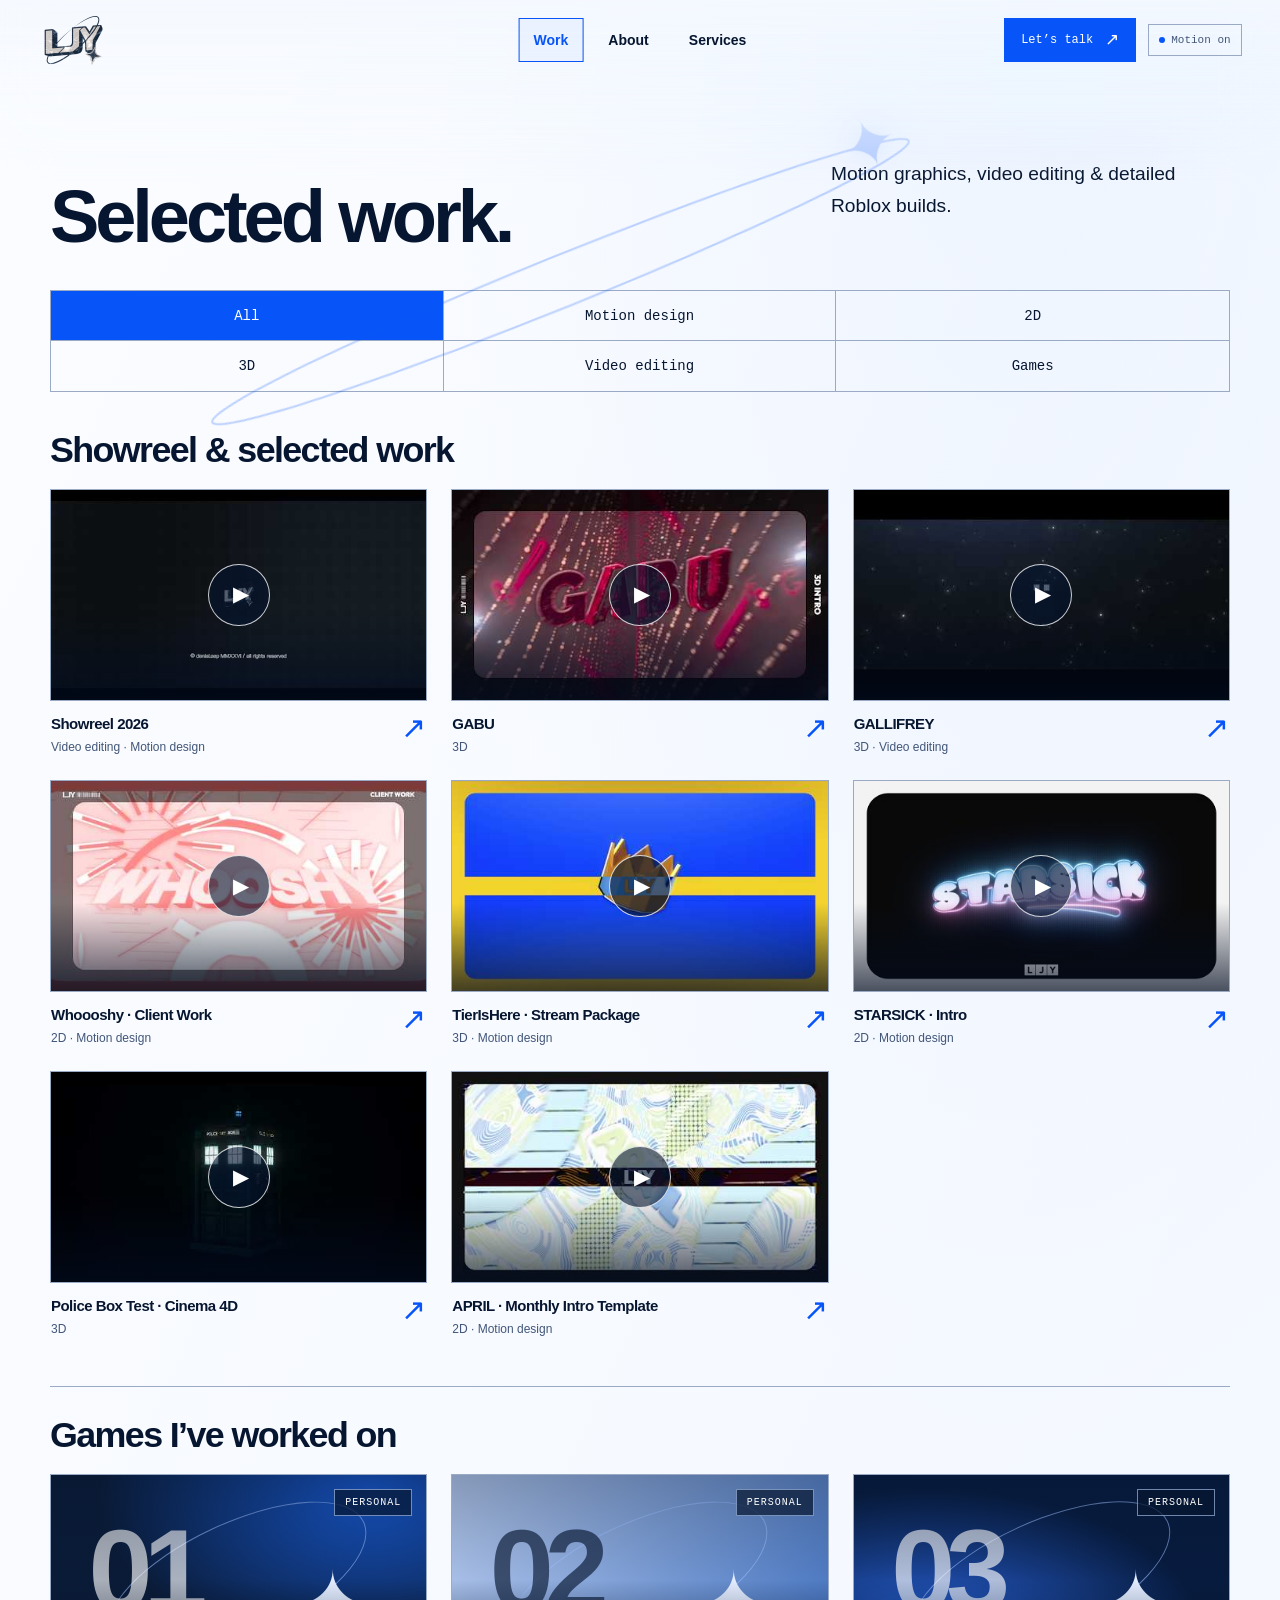
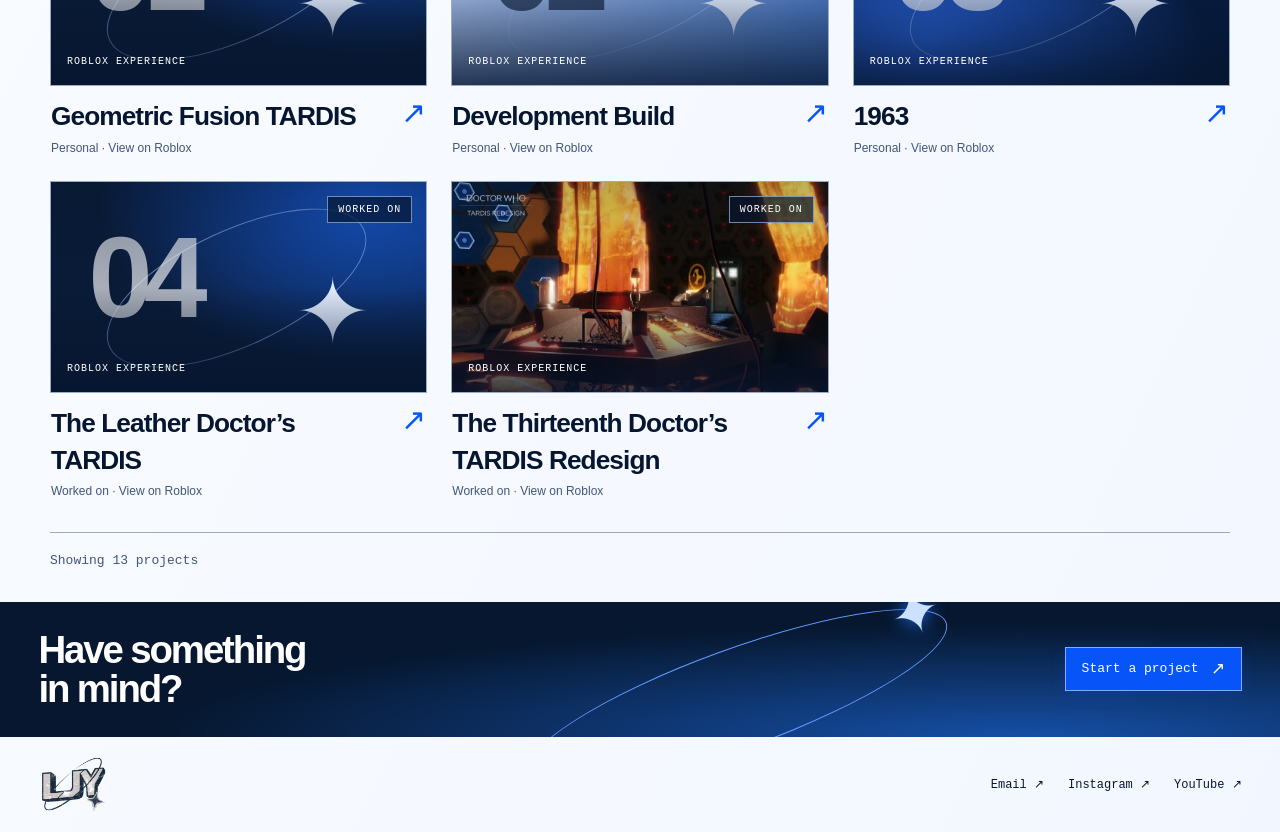
<file: work.html>
<!DOCTYPE html>
<html lang="en"><head><meta charset="utf-8"><meta name="viewport" content="width=device-width, initial-scale=1"><meta name="theme-color" content="#071a42"><meta name="referrer" content="strict-origin-when-cross-origin"><meta name="description" content="LJY · clean motion graphics, title sequences, YouTube visuals, video editing and detailed sci-fi Roblox builds and custom models."><title>Selected work | LJY</title><link rel="icon" type="image/png" href="assets/logo.png"><link rel="stylesheet" href="styles.css?v=solid-contact-review-20261029"><script src="public-config.js"></script>
<script src="script.js?v=centred-nav-review-20261029" defer></script></head><body data-page="work"><a class="skip-link" href="#main" draggable="false">Skip to content</a><div class="site-frame"><header class="site-header"><a class="brand" href="home.html" aria-label="LJY home" draggable="false"><img src="assets/logo.png" width="2048" height="2048" alt="LJY" draggable="false"></a><button class="menu-toggle" type="button" aria-expanded="false" aria-controls="site-nav">Menu <span aria-hidden="true">＋</span></button><nav class="site-nav" id="site-nav" aria-label="Main navigation"><a href="work.html" aria-current="page" draggable="false">Work</a><a href="about.html" draggable="false">About</a><a href="services.html" draggable="false">Services</a></nav><div class="header-actions"><a class="button button--outline nav-contact" href="projectrequest.html" draggable="false">Let’s talk <span aria-hidden="true">↗</span></a></div></header><main id="main">
<section class="hero hero--interior"><div class="hero-title"><h1>Selected work.</h1><div class="hero-orbit" aria-hidden="true"><span>✦</span></div></div><div class="hero-side"><p>Motion graphics, video editing &amp; detailed Roblox builds.</p></div></section>
<section class="work-section" aria-label="Project collection"><div class="filters" role="group" aria-label="Filter projects"><button type="button" class="filter active" data-filter="all" aria-pressed="true">All</button><button type="button" class="filter" data-filter="motion" aria-pressed="false">Motion design</button><button type="button" class="filter" data-filter="2d" aria-pressed="false">2D</button><button type="button" class="filter" data-filter="3d" aria-pressed="false">3D</button><button type="button" class="filter" data-filter="editing" aria-pressed="false">Video editing</button><button type="button" class="filter" data-filter="games" aria-pressed="false">Games</button></div><section class="work-group" data-project-group="videos" aria-labelledby="videos-title"><div class="section-heading"><h2 id="videos-title">Showreel &amp; selected work</h2></div><div class="project-grid" id="project-grid"><article class="project-card" data-category="editing motion"><a class="project-open" href="https://www.youtube.com/watch?v=sfqSV6F9NKE" data-video="sfqSV6F9NKE" data-title="Showreel 2026 • denial.aep" data-labels="Video editing · Motion design" aria-label="Watch Showreel 2026" draggable="false" target="_blank" rel="noopener"><div class="project-thumbnail"><span class="thumbnail-fallback" aria-hidden="true">SHOWREEL</span><img src="assets/thumbnails/sfqSV6F9NKE.jpg" width="480" height="360" alt="" loading="lazy" decoding="async" draggable="false"><span class="thumbnail-play" aria-hidden="true">▶</span></div><span class="project-caption"><span><strong>Showreel 2026</strong><span class="meta">Video editing · Motion design</span></span><span class="arrow" aria-hidden="true">↗</span></span></a></article><article class="project-card" data-category="3d"><a class="project-open" href="https://www.youtube.com/watch?v=IaCJCI1SB18" data-video="IaCJCI1SB18" data-title="GABU • denial.aep | c4d + ae" data-labels="3D" aria-label="Watch GABU" draggable="false" target="_blank" rel="noopener"><div class="project-thumbnail"><span class="thumbnail-fallback" aria-hidden="true">LJY / SELECTED WORK</span><img src="assets/thumbnails/IaCJCI1SB18.jpg" width="480" height="360" alt="" loading="lazy" decoding="async" draggable="false"><span class="thumbnail-play" aria-hidden="true">▶</span></div><span class="project-caption"><span><strong>GABU</strong><span class="meta">3D</span></span><span class="arrow" aria-hidden="true">↗</span></span></a></article><article class="project-card" data-category="3d editing"><a class="project-open" href="https://www.youtube.com/watch?v=AnpVUnM0lK0" data-video="AnpVUnM0lK0" data-title="GALLIFREY" data-labels="3D · Video editing" aria-label="Watch GALLIFREY" draggable="false" target="_blank" rel="noopener"><div class="project-thumbnail"><span class="thumbnail-fallback" aria-hidden="true">LJY / SELECTED WORK</span><img src="assets/thumbnails/AnpVUnM0lK0.jpg" width="480" height="360" alt="" loading="lazy" decoding="async" draggable="false"><span class="thumbnail-play" aria-hidden="true">▶</span></div><span class="project-caption"><span><strong>GALLIFREY</strong><span class="meta">3D · Video editing</span></span><span class="arrow" aria-hidden="true">↗</span></span></a></article><article class="project-card" data-category="2d motion"><a class="project-open" href="https://www.youtube.com/watch?v=jYc-AO8hIhc" data-video="jYc-AO8hIhc" data-title="Whoooshy • denial.aep | Client Work" data-labels="2D · Motion design" aria-label="Watch Whoooshy · Client Work" draggable="false" target="_blank" rel="noopener"><div class="project-thumbnail"><span class="thumbnail-fallback" aria-hidden="true">LJY / SELECTED WORK</span><img src="assets/thumbnails/jYc-AO8hIhc.jpg" width="480" height="360" alt="" loading="lazy" decoding="async" draggable="false"><span class="thumbnail-play" aria-hidden="true">▶</span></div><span class="project-caption"><span><strong>Whoooshy · Client Work</strong><span class="meta">2D · Motion design</span></span><span class="arrow" aria-hidden="true">↗</span></span></a></article><article class="project-card" data-category="3d motion"><a class="project-open" href="https://www.youtube.com/watch?v=2lo5arJtK6I" data-video="2lo5arJtK6I" data-title="@TierIsHere • denial.aep | Stream Package" data-labels="3D · Motion design" aria-label="Watch TierIsHere · Stream Package" draggable="false" target="_blank" rel="noopener"><div class="project-thumbnail"><span class="thumbnail-fallback" aria-hidden="true">LJY / SELECTED WORK</span><img src="assets/thumbnails/2lo5arJtK6I.jpg" width="480" height="360" alt="" loading="lazy" decoding="async" draggable="false"><span class="thumbnail-play" aria-hidden="true">▶</span></div><span class="project-caption"><span><strong>TierIsHere · Stream Package</strong><span class="meta">3D · Motion design</span></span><span class="arrow" aria-hidden="true">↗</span></span></a></article><article class="project-card" data-category="2d motion"><a class="project-open" href="https://www.youtube.com/watch?v=-AqW9zRi0bw" data-video="-AqW9zRi0bw" data-title="STARSICK • denial.aep | Intro" data-labels="2D · Motion design" aria-label="Watch STARSICK · Intro" draggable="false" target="_blank" rel="noopener"><div class="project-thumbnail"><span class="thumbnail-fallback" aria-hidden="true">LJY / SELECTED WORK</span><img src="assets/thumbnails/-AqW9zRi0bw.jpg" width="480" height="360" alt="" loading="lazy" decoding="async" draggable="false"><span class="thumbnail-play" aria-hidden="true">▶</span></div><span class="project-caption"><span><strong>STARSICK · Intro</strong><span class="meta">2D · Motion design</span></span><span class="arrow" aria-hidden="true">↗</span></span></a></article><article class="project-card" data-category="3d"><a class="project-open" href="https://www.youtube.com/watch?v=seUZob628E4" data-video="seUZob628E4" data-title="Police Box Test Cinema 4D • denial.aep" data-labels="3D" aria-label="Watch Police Box Test · Cinema 4D" draggable="false" target="_blank" rel="noopener"><div class="project-thumbnail"><span class="thumbnail-fallback" aria-hidden="true">LJY / SELECTED WORK</span><img src="assets/thumbnails/seUZob628E4.jpg" width="480" height="360" alt="" loading="lazy" decoding="async" draggable="false"><span class="thumbnail-play" aria-hidden="true">▶</span></div><span class="project-caption"><span><strong>Police Box Test · Cinema 4D</strong><span class="meta">3D</span></span><span class="arrow" aria-hidden="true">↗</span></span></a></article><article class="project-card" data-category="2d motion"><a class="project-open" href="https://www.youtube.com/watch?v=fB5evK_nmb0" data-video="fB5evK_nmb0" data-title="APRIL • denial.aep | Monthly Intro Template" data-labels="2D · Motion design" aria-label="Watch APRIL · Monthly Intro Template" draggable="false" target="_blank" rel="noopener"><div class="project-thumbnail"><span class="thumbnail-fallback" aria-hidden="true">LJY / SELECTED WORK</span><img src="assets/thumbnails/fB5evK_nmb0.jpg" width="480" height="360" alt="" loading="lazy" decoding="async" draggable="false"><span class="thumbnail-play" aria-hidden="true">▶</span></div><span class="project-caption"><span><strong>APRIL · Monthly Intro Template</strong><span class="meta">2D · Motion design</span></span><span class="arrow" aria-hidden="true">↗</span></span></a></article></div></section><section class="work-group games-section" id="games" data-project-group="games" aria-labelledby="games-title"><div class="section-heading"><h2 id="games-title">Games I’ve worked on</h2></div><div class="project-grid" id="games-grid"><article class="project-card game-card" data-category="games"><a class="project-open" href="https://www.roblox.com/games/101160823196293/Geometric-Fusion-TARDIS" target="_blank" rel="noopener noreferrer" aria-label="View Geometric Fusion TARDIS on Roblox, personal" draggable="false"><div class="game-art game-art--1" aria-hidden="true"><span class="game-orbit"></span><span class="game-number">01</span><span class="game-platform">ROBLOX EXPERIENCE</span><span class="game-role">PERSONAL</span><span class="game-spark">✦</span></div><span class="project-caption"><span><strong>Geometric Fusion TARDIS</strong><span class="meta">Personal · View on Roblox</span></span><span class="arrow" aria-hidden="true">↗</span></span></a></article><article class="project-card game-card" data-category="games"><a class="project-open" href="https://www.roblox.com/games/103956138919626/Development-Build" target="_blank" rel="noopener noreferrer" aria-label="View Development Build on Roblox, personal" draggable="false"><div class="game-art game-art--2" aria-hidden="true"><span class="game-orbit"></span><span class="game-number">02</span><span class="game-platform">ROBLOX EXPERIENCE</span><span class="game-role">PERSONAL</span><span class="game-spark">✦</span></div><span class="project-caption"><span><strong>Development Build</strong><span class="meta">Personal · View on Roblox</span></span><span class="arrow" aria-hidden="true">↗</span></span></a></article><article class="project-card game-card" data-category="games"><a class="project-open" href="https://www.roblox.com/games/120507494653619/1963" target="_blank" rel="noopener noreferrer" aria-label="View 1963 on Roblox, personal" draggable="false"><div class="game-art game-art--0" aria-hidden="true"><span class="game-orbit"></span><span class="game-number">03</span><span class="game-platform">ROBLOX EXPERIENCE</span><span class="game-role">PERSONAL</span><span class="game-spark">✦</span></div><span class="project-caption"><span><strong>1963</strong><span class="meta">Personal · View on Roblox</span></span><span class="arrow" aria-hidden="true">↗</span></span></a></article><article class="project-card game-card" data-category="games"><a class="project-open" href="https://www.roblox.com/games/117349654718787/The-Leather-Doctors-TARDIS" target="_blank" rel="noopener noreferrer" aria-label="View The Leather Doctor’s TARDIS on Roblox, Worked on" draggable="false"><div class="game-art game-art--1" aria-hidden="true"><span class="game-orbit"></span><span class="game-number">04</span><span class="game-platform">ROBLOX EXPERIENCE</span><span class="game-role">WORKED ON</span><span class="game-spark">✦</span></div><span class="project-caption"><span><strong>The Leather Doctor’s TARDIS</strong><span class="meta">Worked on · View on Roblox</span></span><span class="arrow" aria-hidden="true">↗</span></span></a></article><article class="project-card game-card" data-category="games"><a class="project-open" href="https://www.roblox.com/games/136368211808939/The-Thirteenth-Doctors-TARDIS-Redesign" target="_blank" rel="noopener noreferrer" aria-label="View The Thirteenth Doctor’s TARDIS Redesign on Roblox, Worked on" draggable="false"><div class="game-art game-art--2" aria-hidden="true"><img src="assets/thumbnails/roblox-136368211808939.jpg" alt="" width="500" height="280" loading="lazy" decoding="async" draggable="false"><span class="game-orbit"></span><span class="game-number">05</span><span class="game-platform">ROBLOX EXPERIENCE</span><span class="game-role">WORKED ON</span><span class="game-spark">✦</span></div><span class="project-caption"><span><strong>The Thirteenth Doctor’s TARDIS Redesign</strong><span class="meta">Worked on · View on Roblox</span></span><span class="arrow" aria-hidden="true">↗</span></span></a></article></div></section><p id="project-count" class="project-count meta" role="status">Showing 13 projects</p></section><section class="contact-band" aria-label="Start a project"><h2>Have something<br>in mind?</h2><div class="band-orbit" aria-hidden="true">✦</div><a class="button button--primary" href="projectrequest.html" draggable="false">Start a project <span aria-hidden="true">↗</span></a></section>
</main><footer class="site-footer"><a class="brand" href="home.html" aria-label="LJY home" draggable="false"><img src="assets/logo.png" width="2048" height="2048" alt="LJY" draggable="false"></a><div class="footer-links"><a href="mailto:daniljy.aep@gmail.com" draggable="false">Email ↗</a><a href="https://www.instagram.com/ljyaep/" data-social="instagram" target="_blank" rel="noopener noreferrer" draggable="false">Instagram ↗</a><a href="https://www.youtube.com/@LJYaep" data-social="youtube" target="_blank" rel="noopener noreferrer" draggable="false">YouTube ↗</a></div></footer></div><dialog class="project-dialog" id="project-dialog" aria-labelledby="dialog-title"><div class="dialog-top"><button class="close-dialog icon-button" type="button" aria-label="Close video preview">✕</button></div><div class="dialog-art youtube-player" id="dialog-art"></div><div class="dialog-copy"><p id="dialog-feedback" class="video-feedback" role="status" hidden></p><p class="sr-only" id="dialog-category"></p><h2 id="dialog-title"></h2><div class="button-group"><a class="button button--primary" id="dialog-watch" href="https://www.youtube.com/watch?v=sfqSV6F9NKE" target="_blank" rel="noopener noreferrer" draggable="false">Open video on YouTube <span aria-hidden="true">↗</span></a><a class="button button--outline" href="projectrequest.html" draggable="false">Discuss a project <span aria-hidden="true">↗</span></a></div></div></dialog></body></html>
</file>
<file: styles.css>
/* LJY — shared styles for all five HTML5 pages. No build step or web fonts. */
:root {
  --paper: #f4f8ff;
  --ink: #071630;
  --muted: #425679;
  --blue: #0754f8;
  --line: #9aaac4;
  --silver: #d9e3f2;
  --mono: "Courier New", Courier, monospace;
  --sans: Arial, Helvetica, sans-serif;
  --gutter: clamp(20px, 3.5vw, 56px);
}
* { box-sizing: border-box; }
/* Deter casual selection and dragging; form contents remain editable. */
body { -webkit-user-select: none; user-select: none; }
input, textarea, [contenteditable="true"] { -webkit-user-select: text; user-select: text; }
img, video, iframe, a { -webkit-user-drag: none; }
img, video { -webkit-touch-callout: none; }
html { scroll-behavior: smooth; scroll-padding-top: 24px; }
body { margin: 0; color: var(--ink); background: radial-gradient(ellipse at 80% 0%, #e4efff 0, transparent 42%), var(--paper); font: 17px/1.55 var(--sans); }
body.modal-open { overflow: hidden; }
button, input, select, textarea { font: inherit; }
button, a, input, select, textarea { -webkit-tap-highlight-color: transparent; }
button, a { touch-action: manipulation; }
button { cursor: pointer; }
a { color: inherit; text-underline-offset: .25em; }
button:focus-visible, a:focus-visible, input:focus-visible, select:focus-visible, textarea:focus-visible { outline: 3px solid var(--blue); outline-offset: 5px; }
button:disabled { cursor: default; opacity: .55; }
img { display: block; max-width: 100%; height: auto; }
figure, p { margin: 0; }
p + p { margin-top: 1.3em; }
h1, h2, h3 { margin: 0; font-weight: 800; line-height: 1.02; letter-spacing: -.055em; }
h1 { font-size: clamp(64px, 9.5vw, 148px); }
h2 { font-size: clamp(34px, 4.5vw, 64px); }
h3 { font-size: clamp(25px, 2.5vw, 34px); }
[hidden] { display: none !important; }
.sr-only { position: absolute; width: 1px; height: 1px; padding: 0; margin: -1px; overflow: hidden; clip: rect(0,0,0,0); white-space: nowrap; border: 0; }
.skip-link { position: fixed; top: 12px; left: 12px; z-index: 100; padding: 12px 20px; background: var(--ink); color: white; transform: translateY(-160%); }
.skip-link:focus { transform: translateY(0); }
.site-frame { display: flex; flex-direction: column; width: 100%; max-width: none; min-height: 100vh; min-height: 100dvh; margin: 0; border: 0; background: linear-gradient(115deg, #fff9, #eff5ff55); }
.site-frame > main { flex: 1; min-width: 0; isolation: isolate; }
.site-header { position: relative; z-index: 30; display: flex; align-items: center; justify-content: space-between; min-height: 104px; margin: 0 var(--gutter); border-bottom: 1px solid var(--line); }
.brand { display: block; width: 100px; flex: 0 0 100px; }
.brand img { width: 100%; height: 90px; object-fit: contain; }
.site-nav { display: flex; gap: clamp(22px, 3vw, 48px); align-items: center; font: 14px/1.4 var(--mono); }
.site-nav > a { position: relative; text-decoration: none; padding: 12px 0; }
.site-nav > a[aria-current="page"]:not(.button)::after { position: absolute; content: ""; bottom: 4px; left: 0; right: 0; height: 2px; background: var(--blue); }
.site-nav a:hover, .site-nav a[aria-current="page"] { color: var(--blue); }
.site-nav .nav-contact { padding: 13px 21px; }
.site-nav .nav-contact[aria-current="page"] { background: var(--blue); border-color: var(--blue); color: white; }
.menu-toggle { display: none; border: 1px solid var(--ink); background: transparent; padding: 10px 14px; font: 14px var(--mono); }
main > section:not(.contact-band), .contact-art { margin-right: var(--gutter); margin-left: var(--gutter); }
.eyebrow, .meta { font-family: var(--mono); font-weight: 400; }
.eyebrow { font-size: 12px; line-height: 1.6; letter-spacing: .1em; }
.meta { display: block; font-size: 13px; line-height: 1.6; color: var(--muted); }
.hero { position: relative; display: grid; grid-template-columns: minmax(0, 1.6fr) minmax(260px, .85fr); gap: 30px; align-items: end; padding-top: clamp(48px, 6vw, 88px); padding-bottom: 58px; }
.hero-title { position: relative; min-width: 0; }
.hero-title > .eyebrow { margin-bottom: 20px; }
.hero h1 { position: relative; z-index: 1; }
.hero-side { position: relative; z-index: 2; padding-bottom: 5px; }
.hero-side > p { max-width: 350px; font: clamp(16px, 1.5vw, 21px)/1.5 var(--mono); margin-bottom: 26px; }
.hero-orbit { position: absolute; width: 106%; height: 68%; top: 21%; left: 15%; border: 2px solid var(--blue); border-radius: 50%; transform: rotate(-22deg); pointer-events: none; }
.hero-orbit span { position: absolute; font-size: 66px; line-height: 1; color: var(--blue); right: 2%; top: 26%; background: transparent; text-shadow: 0 0 20px #0754f844; }
.hero--interior { min-height: 360px; }
.hero--interior h1 { font-size: clamp(64px, 9vw, 134px); }
.hero--interior .hero-orbit { width: 100%; left: 18%; }
body[data-page="about"] .hero { grid-template-columns: 1fr; }
body[data-page="about"] .hero-title { max-width: 850px; }
.hero--contact { grid-template-columns: 1fr; padding-bottom: 70px; }
.hero--contact h1 { font-size: clamp(56px, 9.2vw, 139px); }
.hero--contact .hero-orbit { width: 70%; left: 23%; }
.button-group { display: flex; flex-wrap: wrap; gap: 14px; align-items: center; }
.button { display: inline-flex; justify-content: center; align-items: center; gap: 18px; min-height: 48px; padding: 13px 22px; border: 1px solid var(--ink); background: transparent; color: var(--ink); font: 14px/1.4 var(--mono); text-decoration: none; transition: background .2s, color .2s, box-shadow .2s, transform .2s; }
.button span { font-size: 19px; line-height: 1; }
.button--primary { background: var(--blue); border-color: var(--blue); color: white; box-shadow: 0 4px 16px #0754f826; }
.button--primary:hover { background: #003dca; color: white; transform: translateY(-2px); box-shadow: 0 6px 24px #0754f838; }
.button--outline:hover { background: var(--ink); color: white; }
.text-link { display: inline-flex; align-items: center; gap: 18px; font: 14px/1.5 var(--mono); text-decoration: none; }
.text-link:hover { color: var(--blue); text-decoration: underline; }
.text-link span { color: var(--blue); font-size: 24px; }
.showreel { margin-bottom: 58px; }
.section { padding-top: 30px; padding-bottom: 38px; border-top: 1px solid var(--line); }
.section-heading { display: flex; justify-content: space-between; align-items: center; gap: 25px; margin-bottom: 28px; }
.section-heading > .eyebrow { text-align: right; font-size: 10px; }
.section-note { margin: -12px 0 24px; }
.project-grid { display: grid; grid-template-columns: repeat(2, minmax(0, 1fr)); gap: 32px 30px; }
.project-open { display: block; padding: 0; border: 0; width: 100%; background: transparent; color: var(--ink); text-align: left; text-decoration: none; }
.project-caption { display: flex; justify-content: space-between; align-items: start; padding: 12px 1px 0; gap: 12px; }
.project-caption strong { display: block; font-size: clamp(20px, 2.1vw, 28px); line-height: 1.1; font-weight: 750; letter-spacing: -.035em; }
.project-caption .meta { margin-top: 4px; }
.arrow { color: var(--blue); font-size: 30px; line-height: 1; transition: transform .25s; }
.project-open:hover .arrow { transform: translate(3px, -3px); }
.project-open:hover strong { color: var(--blue); }
/* Code-native motion studies: replace these with your own portfolio media. */
.art { position: relative; aspect-ratio: 16/9; overflow: hidden; isolation: isolate; background: radial-gradient(ellipse at 75% 10%, #5c96ff, transparent 65%), linear-gradient(140deg, #071630, #163566 55%, #254e93); border: 1px solid #899dbd; }
.art::after { content: ""; position: absolute; inset: 0; pointer-events: none; background: repeating-linear-gradient(0deg, #ffffff04 0 1px, transparent 1px 4px); }
.art-orbit { position: absolute; width: 75%; height: 45%; left: 12%; top: 27%; border: 1px solid #c8e4ffb3; border-radius: 50%; transform: rotate(-25deg); }
.art-core { position: absolute; width: 30%; aspect-ratio: 1; left: 35%; top: 23%; border-radius: 50%; background: radial-gradient(circle at 32% 25%, white, #7ba7f9 20%, #154ecd 50%, #08152d 80%); box-shadow: 0 0 60px #3c77ff66; }
.art-type { display: none; position: absolute; width: 100%; top: 20%; text-align: center; font-size: clamp(50px, 7vw, 120px); font-weight: 800; letter-spacing: -.08em; color: #f2f6ff; line-height: 1.1; }
.art-star { position: absolute; color: #f5f8ff; right: 12%; top: 26%; font-size: clamp(34px, 5vw, 72px); line-height: 1; text-shadow: 0 0 22px #b4d4ff; }
.art-line { position: absolute; bottom: 20%; left: 7%; right: 7%; height: 1px; background: #e1eeff44; transform: rotate(-15deg); }
.art-index { position: absolute; bottom: 14px; left: 16px; color: #e5efff; font: 9px/1.4 var(--mono); letter-spacing: .1em; }
.art--type { background: radial-gradient(ellipse at 10% 15%, #fff, transparent 60%), linear-gradient(130deg, #bbc9de, #8db1f5); }
.art--type .art-type { display: block; color: var(--ink); font-size: clamp(70px, 11vw, 180px); top: 12%; }
.art--type .art-core { display: none; }
.art--type .art-index, .art--depth .art-index, .art--product .art-index { color: var(--ink); }
.art--type .art-star { color: var(--blue); right: 16%; top: 57%; }
.art--type .art-orbit { border-color: #0754f866; }
.art--depth { background: linear-gradient(130deg, #d9e6ff, #9eaecc 60%, #eff6ff); perspective: 500px; }
.art--depth .art-core { border-radius: 5%; background: linear-gradient(135deg, #f4f8ff 0%, #5786da 50%, #082760 100%); transform: rotateX(30deg) rotateY(-35deg) rotateZ(-20deg); box-shadow: 28px 28px 0 #0754f835, -28px -28px 0 #ffffff77; }
.art--depth .art-orbit { border-color: #2e62ad77; }
.art--stories { background: linear-gradient(115deg, #061631, #174cb8); }
.art--stories .art-core { inset: 17% 23%; width: auto; aspect-ratio: auto; border-radius: 0; background: repeating-linear-gradient(115deg, #e0eaff 0 18px, #7a9de2 18px 36px, #1959d8 36px 54px); transform: skewY(-8deg); box-shadow: 14px 14px 0 #4e86ff55; }
.art--stories .art-star { right: 15%; top: 58%; }
.art--kinetic .art-core, .art--kinetic .art-star { display: none; }
.art--kinetic .art-type { display: block; top: 25%; transform: rotate(-10deg); text-shadow: 0 65px 0 #ffffff22, 0 -65px 0 #ffffff22; }
.art--product { background: radial-gradient(ellipse at 25% 0%, white, transparent 70%), linear-gradient(135deg, #c4d0e4, #a1bbec); }
.art--product .art-core { width: 24%; left: 38%; top: 16%; height: 65%; aspect-ratio: auto; border-radius: 40px; background: linear-gradient(100deg, #0a1e48, #3c71ca 35%, #e0eaff 48%, #9cb8ed 55%, #163c86); box-shadow: 18px 18px 22px #07163033; transform: rotate(20deg); }
.project-open:hover .art-core, .dialog-art .art-core { animation: float 3s ease-in-out infinite; }
.project-open:hover .art-orbit, .dialog-art .art-orbit { animation: orbit-breathe 5s ease-in-out infinite; }
.project-open:hover .art--type .art-type, .dialog-art .art--type .art-type { animation: type-breathe 3s ease-in-out infinite; }
.project-open:hover .art--kinetic .art-type, .dialog-art .art--kinetic .art-type { animation: type-slide 3s ease-in-out infinite; }
.intro-grid { display: grid; grid-template-columns: 1fr 1fr; gap: 44px; }
.intro-grid > div + div { border-left: 1px solid var(--line); padding-left: 44px; }
.intro-grid h2 { font-size: clamp(30px, 3.7vw, 50px); margin-bottom: 25px; }
.mini-about { display: grid; grid-template-columns: 130px 1fr; gap: 25px; }
.mini-about img { width: 130px; aspect-ratio: 1; object-fit: cover; border: 1px solid var(--line); }
.mini-about p { font-size: 15px; margin-bottom: 20px; }
.service-list { margin: 0; padding: 0; list-style: none; }
.service-list a { display: flex; justify-content: space-between; padding: 12px 0; border-bottom: 1px solid var(--line); text-decoration: none; font: 15px var(--mono); }
.service-list a:hover { color: var(--blue); padding-left: 8px; }
.service-list span { color: var(--blue); }
.contact-band { position: relative; display: flex; justify-content: space-between; align-items: center; gap: 30px; padding: 34px var(--gutter); background: radial-gradient(ellipse at 80% 100%, #164fa6, transparent 60%), #06172f; color: white; overflow: hidden; }
.contact-band h2 { position: relative; z-index: 1; max-width: 780px; font-size: clamp(32px, 4vw, 58px); }
.contact-band .button { position: relative; flex-shrink: 0; z-index: 1; border: 1px solid #87aaff; }
.band-orbit { position: absolute; width: 35%; height: 100px; border: 1px solid #629bff; border-radius: 50%; color: #cbe1ff; font-size: 60px; line-height: 1; left: 40%; top: 35%; transform: rotate(-20deg); text-align: right; text-shadow: 0 0 18px #2373ff; }
.site-footer { display: flex; justify-content: space-between; align-items: center; gap: 24px; margin: 0 var(--gutter); min-height: 95px; }
.site-footer .brand { width: 70px; flex-basis: 70px; }
.site-footer .brand img { height: 74px; }
.footer-note { color: var(--muted); font: 9px var(--mono); letter-spacing: .08em; }
.footer-links { display: flex; gap: 24px; font: 12px var(--mono); }
.footer-links a { text-decoration: none; }
.footer-links a:hover { color: var(--blue); }
.filters { display: grid; grid-template-columns: repeat(3, 1fr); margin-bottom: 30px; border: 1px solid var(--line); }
.filter { min-height: 50px; border: 0; border-right: 1px solid var(--line); background: transparent; color: var(--ink); padding: 13px 8px; font: 14px var(--mono); }
.filter:last-child { border-right: 0; }
.filter:nth-child(3n) { border-right: 0; }
.filter:nth-child(-n+3) { border-bottom: 1px solid var(--line); }
.filter:hover { background: #0754f80d; }
.filter.active { background: var(--blue); color: white; }
.project-count { border-top: 1px solid var(--line); padding: 18px 0 30px; margin-top: 32px; }
.about-intro { display: grid; grid-template-columns: .95fr 1.05fr; gap: 42px; padding: 0 0 40px; }
.profile-image img { width: 100%; aspect-ratio: 1; object-fit: cover; border: 1px solid var(--line); }
.profile-image figcaption { margin-top: 8px; font-size: 10px; }
.about-copy { border-left: 1px solid var(--line); padding: 0 0 20px 42px; align-self: stretch; }
.about-copy h2 { font-size: clamp(38px, 4.2vw, 62px); margin-bottom: 25px; }
.about-copy p { font: clamp(16px, 1.6vw, 20px)/1.65 var(--mono); }
.about-copy .button { margin-top: 30px; }
.process-grid { display: grid; grid-template-columns: repeat(3, 1fr); gap: 32px; }
.process-grid article + article { border-left: 1px solid var(--line); padding-left: 32px; }
.process-number { display: flex; align-items: center; gap: 20px; font: 24px var(--mono); margin-bottom: 20px; }
.process-number::after { content: ""; width: 80px; height: 1px; background: var(--line); }
.process-grid h3 { margin-bottom: 14px; }
.process-grid p { font: 15px/1.7 var(--mono); color: var(--muted); }
.tags { display: flex; flex-wrap: wrap; gap: 12px; list-style: none; padding: 0; margin: 0; }
.tags li { border: 1px solid var(--line); padding: 11px 16px; font: 13px/1.4 var(--mono); }
.tags--small { gap: 8px; margin-top: 18px; }
.tags--small li { padding: 6px 12px; font-size: 11px; }
.service-row { display: grid; grid-template-columns: 45px 1.15fr 1fr; gap: 26px; align-items: center; padding: 30px 0; border-top: 1px solid var(--line); }
.service-number { align-self: start; padding-top: 7px; font: 20px var(--mono); }
.service-row h2 { font-size: clamp(32px, 3.9vw, 56px); margin-bottom: 12px; }
.service-row p { max-width: 450px; font: 15px/1.6 var(--mono); color: var(--muted); }
.service-enquire { margin-top: 16px; font-size: 11px; color: var(--blue); }
.service-row .art { width: 100%; }
.contact-grid { display: grid; grid-template-columns: .65fr 1.2fr; gap: 42px; border-top: 1px solid var(--line); padding-top: 34px; padding-bottom: 30px; }
.contact-intro { border-right: 1px solid var(--line); padding-right: 36px; }
.contact-intro h2 { font-size: clamp(34px, 4vw, 54px); margin-bottom: 25px; }
.contact-intro > p { font: 15px/1.7 var(--mono); }
.contact-links { display: grid; gap: 15px; margin-top: 30px; padding-top: 26px; border-top: 1px solid var(--line); }
.contact-links a { display: flex; justify-content: space-between; border: 1px solid var(--line); padding: 16px 20px; font: 20px var(--mono); text-decoration: none; }
.contact-links a span { color: var(--blue); }
.contact-links a:hover { border-color: var(--blue); color: var(--blue); background: #fff8; }
.contact-intro #social-note { margin-top: 20px; font-size: 12px; }
.form-grid { display: grid; grid-template-columns: 1fr 1fr; gap: 24px 20px; }
.field { min-width: 0; display: grid; gap: 9px; align-content: start; }
.field--full { grid-column: 1 / -1; }
.field label { font: 12px/1.5 var(--mono); letter-spacing: .06em; text-transform: uppercase; }
.optional { font-size: 10px; color: var(--muted); }
input:not([type="range"]), select, textarea { width: 100%; min-height: 48px; border: 1px solid #8093b3; border-radius: 0; background: #ffffff75; color: var(--ink); padding: 13px 16px; font: 14px/1.5 var(--mono); }
textarea { resize: vertical; }
input::placeholder, textarea::placeholder { color: #576d94; opacity: 1; }
select { cursor: pointer; }
.form-note { margin-top: 20px; font-size: 12px; }
.form-trap { position: absolute; left: -10000px; width: 1px; height: 1px; overflow: hidden; }
.form-feedback { margin-top: 18px; padding: 14px 16px; background: #dfebff; border-left: 3px solid var(--blue); font: 13px/1.6 var(--mono); }
.form-feedback.is-error { border-left-color: #a42c3b; color: #772331; background: #fff0f2; }
.form-submit { width: 100%; margin-top: 16px; min-height: 54px; }
.enquiry-result { padding: 24px; background: #dfeaff; border: 1px solid var(--line); margin-top: 24px; }
.enquiry-result h3 { font-size: 28px; margin-bottom: 10px; }
.enquiry-result textarea { background: #fff8; margin: 16px 0; font-size: 12px; }
.enquiry-result .button { font-size: 12px; padding: 11px 14px; }
.contact-art { margin-bottom: 30px; }
.contact-art .art { aspect-ratio: 5/1; background: radial-gradient(ellipse at 20% 15%, white, transparent 70%), linear-gradient(110deg, #aabedc, #7fa9f6); }
.contact-art .art-core, .contact-art .art-index { display: none; }
.contact-art .art-orbit { width: 75%; height: 60%; top: 18%; border-color: var(--blue); }
.contact-art .art-star { color: var(--blue); top: 33%; right: 17%; }
.project-dialog { width: min(900px, calc(100% - 32px)); max-height: 90dvh; padding: 0; color: var(--ink); background: var(--paper); border: 1px solid var(--line); overscroll-behavior: contain; }
.project-dialog::backdrop { background: #04112bdd; backdrop-filter: blur(8px); }
.dialog-top { display: flex; justify-content: space-between; align-items: center; padding: 12px 22px; }
.dialog-art .art { border-left: 0; border-right: 0; max-height: 44vh; }
.dialog-copy { padding: 26px; }
.dialog-copy h2 { margin: 10px 0 14px; font-size: clamp(32px, 5vw, 50px); }
.dialog-copy p { max-width: 700px; }
.dialog-copy .meta { margin-top: 12px; }
.dialog-copy .button { margin-top: 22px; }
/* Real portfolio media and game credits. */
.showreel-heading h2 { font-size: clamp(30px, 3.6vw, 48px); }
.youtube-player { position: relative; width: 100%; min-height: 200px; aspect-ratio: 16/9; overflow: hidden; background: #06152e; border: 1px solid var(--line); }
.youtube-player iframe { display: block; position: absolute; inset: 0; width: 100%; height: 100%; border: 0; }
.showreel-poster { width: 100%; height: 100%; position: absolute; inset: 0; object-fit: cover; }
.video-caption { display: flex; justify-content: space-between; flex-wrap: wrap; gap: 12px; align-items: center; padding-top: 12px; }
.video-caption .text-link { color: var(--blue); font-size: 12px; }
.local-playback-note { margin-top: 12px; font-size: 12px; }
.video-feedback { margin-top: 14px; padding: 14px 16px; border-left: 3px solid var(--blue); background: #e4edff; color: var(--ink); font: 13px/1.65 var(--mono); }
.project-thumbnail { position: relative; isolation: isolate; aspect-ratio: 16/9; overflow: hidden; border: 1px solid var(--line); background: radial-gradient(ellipse at 80% 0%, #5789ed, transparent 70%), #0b2147; }
.project-thumbnail img { position: absolute; width: 100%; height: 100%; inset: 0; object-fit: cover; transition: transform .35s ease; }
.project-thumbnail::after { content: ""; position: absolute; inset: 0; z-index: 1; pointer-events: none; background: linear-gradient(transparent 58%, #020c20b3); }
.thumbnail-fallback { position: absolute; top: 45%; width: 100%; color: #dce9ff; text-align: center; font: 12px var(--mono); letter-spacing: .12em; }
.thumbnail-play { position: absolute; z-index: 2; top: 50%; left: 50%; display: grid; place-items: center; width: 62px; height: 62px; border: 1px solid #ffffffc9; border-radius: 50%; transform: translate(-50%, -50%); background: #06152e9c; color: white; font-size: 21px; padding-left: 4px; transition: background .2s; }
.thumbnail-tag { position: absolute; z-index: 2; left: 15px; bottom: 13px; right: 12px; color: white; font: 10px/1.5 var(--mono); letter-spacing: .04em; }
.project-open:hover .project-thumbnail img { transform: scale(1.035); }
.project-open:hover .thumbnail-play { background: var(--blue); }
.work-group { padding-top: 10px; }
.work-group .section-heading h2 { font-size: clamp(30px, 3.6vw, 50px); }
.games-section { margin-top: 48px; padding-top: 30px; border-top: 1px solid var(--line); }
.games-teaser { display: flex; align-items: center; justify-content: space-between; gap: 35px; }
.games-teaser .eyebrow { margin-bottom: 12px; }
.games-teaser p:not(.eyebrow) { margin-top: 18px; font: 15px/1.6 var(--mono); max-width: 550px; color: var(--muted); }
.games-teaser .button { flex-shrink: 0; }
.game-art { position: relative; isolation: isolate; aspect-ratio: 16/9; overflow: hidden; border: 1px solid var(--line); background: radial-gradient(ellipse at 85% 10%, #1757cc 0, transparent 60%), #0a1b37; color: white; }
.game-art--2 { background: linear-gradient(120deg, #b5c9ec, #4170bd); color: var(--ink); }
.game-art--0 { background: radial-gradient(ellipse at 20% 80%, #2a66e2, transparent 65%), #071b3e; }
.game-art img { position: absolute; inset: 0; width: 100%; height: 100%; object-fit: cover; z-index: 1; }
.game-art::after { position: absolute; content: ""; inset: 0; background: linear-gradient(#06152e44, transparent 50%, #06152ec9); z-index: 2; }
.game-orbit { position: absolute; top: 23%; left: 12%; width: 75%; height: 55%; border: 1px solid #9fc0ff99; border-radius: 50%; transform: rotate(-25deg); }
.game-number { position: absolute; left: 10%; top: 18%; font-size: clamp(60px, 9vw, 130px); font-weight: 800; line-height: 1; opacity: .65; letter-spacing: -.08em; }
.game-platform, .game-role { position: absolute; z-index: 3; color: white; font: 10px/1.5 var(--mono); letter-spacing: .1em; }
.game-platform { left: 16px; bottom: 16px; }
.game-role { right: 14px; top: 14px; padding: 5px 10px; border: 1px solid #b8d2ff99; background: #071630b3; }
.game-spark { position: absolute; right: 15%; top: 27%; font-size: clamp(45px, 7vw, 90px); color: #e4edff; }
.game-card .project-caption strong { font-size: clamp(20px, 2.05vw, 28px); }
.dialog-copy .button-group { margin-top: 20px; }
.dialog-copy .button-group .button { margin-top: 0; }
@keyframes float { 50% { translate: 0 -14px; } }
@keyframes orbit-breathe { 50% { scale: 1.06; rotate: 12deg; } }
@keyframes type-breathe { 50% { scale: 1.07; letter-spacing: -.03em; } }
@keyframes type-slide { 50% { translate: 18px 0; } }
@media (max-width: 1000px) {
  .hero { grid-template-columns: minmax(0, 1.35fr) minmax(230px, .8fr); gap: 20px; }
  .hero h1 { font-size: clamp(60px, 10vw, 108px); }
  .hero-side > p { font-size: 15px; }
  .hero-side .button-group { gap: 10px; }
  .hero-side .button { padding: 12px 14px; font-size: 12px; }
  .intro-grid { gap: 26px; }
  .intro-grid > div + div { padding-left: 26px; }
  .mini-about { grid-template-columns: 90px 1fr; gap: 16px; }
  .mini-about img { width: 90px; }
  .footer-note { display: none; }
  .service-row { grid-template-columns: 30px 1.2fr .85fr; gap: 18px; }
  .contact-grid { gap: 26px; }
  .contact-intro { padding-right: 24px; }
}
@media (max-width: 700px) {
  :root { --gutter: 20px; }
  body { font-size: 16px; }
  .site-header { min-height: 83px; }
  .brand { width: 78px; flex-basis: 78px; }
  .brand img { height: 72px; }
  .menu-toggle { display: flex; gap: 22px; }
  .site-nav { display: none; position: absolute; top: 82px; left: -20px; right: -20px; padding: 14px 20px 22px; background: #f4f8ff; border-bottom: 1px solid var(--line); z-index: 20; box-shadow: 0 10px 18px #07163015; }
  .site-nav.is-open { display: grid; gap: 3px; }
  .site-nav > a { display: block; padding: 13px 0; }
  .site-nav > a[aria-current="page"]:not(.button)::after { right: auto; width: 28px; }
  .site-nav .nav-contact { margin-top: 12px; text-align: center; }
  .hero { grid-template-columns: 1fr; gap: 30px; padding-top: 38px; padding-bottom: 36px; min-height: 0; }
  .hero h1 { font-size: clamp(55px, 13vw, 89px); }
  .hero-title > .eyebrow { margin-bottom: 18px; font-size: 10px; }
  .hero-side > p { max-width: 400px; font-size: 16px; margin-bottom: 18px; }
  .hero-orbit { width: 80%; left: 12%; top: 24%; height: 60%; }
  .hero-orbit span { font-size: 42px; }
  .hero--interior .hero-orbit { width: 75%; left: 12%; }
  .hero--contact .hero-orbit { width: 78%; left: 13%; }
  .hero--contact h1 { font-size: clamp(43px, 11.4vw, 78px); }
  .showreel { margin-bottom: 34px; }
  .section { padding: 24px 0 30px; }
  .section-heading { gap: 15px; align-items: start; margin-bottom: 22px; flex-wrap: wrap; }
  .section-heading > .eyebrow { text-align: left; }
  .section-heading .text-link { font-size: 12px; }
  .project-grid { gap: 25px; grid-template-columns: 1fr; }
  .project-caption strong { font-size: 24px; }
  .art-type { font-size: 17vw; }
  .art--type .art-type { font-size: 24vw; }
  .art-star { font-size: 12vw; }
  .intro-grid { grid-template-columns: 1fr; gap: 32px; }
  .intro-grid > div + div { border-left: 0; padding-left: 0; border-top: 1px solid var(--line); padding-top: 26px; }
  .mini-about { grid-template-columns: 95px 1fr; }
  .mini-about p { font-size: 14px; }
  .contact-band { flex-direction: column; align-items: start; gap: 24px; padding-top: 30px; padding-bottom: 30px; }
  .contact-band h2 { font-size: clamp(32px, 7.4vw, 46px); }
  .band-orbit { width: 60%; left: 45%; top: 50%; }
  .site-footer { min-height: 86px; gap: 15px; }
  .site-footer .brand { width: 50px; flex-basis: 50px; }
  .footer-links { flex-wrap: wrap; justify-content: flex-end; gap: 12px 18px; font-size: 10px; }
  .filters { grid-template-columns: repeat(2, 1fr); }
  .filter { font-size: 12px; border-bottom: 1px solid var(--line); }
  .filter:nth-child(2n) { border-right: 0; }
  .filter:nth-child(3) { border-right: 1px solid var(--line); }
  .filter:nth-child(n+3) { border-bottom: 0; }
  .filter:nth-child(3), .filter:nth-child(4) { border-bottom: 1px solid var(--line); }
  .section-note { font-size: 11px; }
  .about-intro { grid-template-columns: 1fr; gap: 26px; }
  .profile-image { max-width: 440px; }
  .about-copy { padding-left: 0; border-left: 0; }
  .about-copy h2 { font-size: 39px; }
  .about-copy p { font-size: 15px; }
  .process-grid { grid-template-columns: 1fr; gap: 25px; }
  .process-grid article + article { border-left: 0; padding-left: 0; border-top: 1px solid var(--line); padding-top: 24px; }
  .process-number { margin-bottom: 12px; font-size: 19px; }
  .process-grid h3 { font-size: 29px; }
  .tags { gap: 8px; }
  .tags li { font-size: 11px; padding: 9px 12px; }
  .service-row { grid-template-columns: 27px minmax(0, 1fr); gap: 15px; padding: 26px 0; }
  .service-row h2 { font-size: 33px; }
  .service-row .art { grid-column: 2; margin-top: 8px; }
  .service-row .art-type { font-size: 16vw; }
  .contact-grid { grid-template-columns: 1fr; padding-top: 26px; }
  .contact-intro { border-right: 0; padding: 0 0 26px; border-bottom: 1px solid var(--line); }
  .contact-links { grid-template-columns: repeat(3, 1fr); gap: 8px; padding-top: 18px; }
  .contact-links a { font-size: 11px; padding: 13px 8px; gap: 3px; }
  .contact-intro #social-note { font-size: 10px; }
  .form-grid { gap: 20px; }
  .field { grid-column: 1 / -1; }
  .field label { font-size: 11px; }
  .contact-art .art { aspect-ratio: 2.8/1; }
  .contact-links { grid-template-columns: repeat(2, 1fr); }
  .contact-links a { font-size: 13px; padding: 14px 12px; }
  .games-teaser { flex-direction: column; align-items: flex-start; gap: 24px; }
  .thumbnail-play { width: 52px; height: 52px; font-size: 18px; }
  .thumbnail-tag { left: 12px; bottom: 10px; font-size: 9px; }
  .enquiry-result { padding: 18px; }
  .dialog-copy { padding: 20px; }
  .dialog-top { padding: 10px 14px; }
  .dialog-top .eyebrow { font-size: 10px; }
}
/* Motion language: soft entrances, subtle depth and deliberate interaction feedback. */
.motion-enabled .hero-orbit { transition: transform .65s cubic-bezier(.22,1,.36,1); }
.motion-enabled .project-thumbnail img { transition: transform .7s cubic-bezier(.22,1,.36,1); }
.motion-enabled .project-open:hover .project-thumbnail img { transform: scale(1.025); }
.site-header { gap: 20px; }
.site-nav { margin-left: auto; }
.motion-toggle { flex-shrink: 0; padding: 8px 10px; border: 1px solid var(--line); border-radius: 30px; background: transparent; color: var(--muted); font: 11px/1.3 var(--mono); white-space: nowrap; }
.motion-toggle:hover { border-color: var(--blue); color: var(--blue); }
.motion-toggle[aria-pressed="true"]::before { content: ""; display: inline-block; width: 6px; height: 6px; margin-right: 6px; border-radius: 50%; background: var(--blue); }
.reading-progress { position: fixed; z-index: 90; inset: 0 0 auto; height: 3px; background: var(--blue); transform: scaleX(0); transform-origin: left; pointer-events: none; }
.motion-enabled .site-nav > a:not(.button)::before { content: ""; position: absolute; left: 0; bottom: 4px; width: 100%; height: 2px; background: var(--blue); transform: scaleX(0); transform-origin: right; transition: transform .3s ease; }
.motion-enabled .site-nav > a:not(.button):hover::before { transform: scaleX(1); transform-origin: left; }
.motion-enabled .button span, .motion-enabled .text-link span, .motion-enabled .contact-links span { display: inline-block; transition: transform .3s cubic-bezier(.22,1,.36,1); }
.motion-enabled .button:hover span, .motion-enabled .text-link:hover span, .motion-enabled .contact-links a:hover span { transform: translate(3px, -3px); }
.motion-enabled .button:active { transform: translateY(1px) scale(.98); }
.motion-enabled .filter { transition: background-color .22s ease, color .22s ease; }
.motion-enabled .thumbnail-play { transition: transform .4s cubic-bezier(.22,1,.36,1), background .25s, box-shadow .25s; }
.motion-enabled .project-open:is(:hover, :focus-visible) .thumbnail-play { transform: translate(-50%, -50%) scale(1.08); box-shadow: 0 0 0 8px #ffffff14; }
.motion-enabled .project-caption .arrow { transition: transform .3s; }
.motion-enabled .project-open:is(:hover, :focus-visible) .arrow { transform: translate(4px, -4px); }
.motion-enabled .service-list a, .motion-enabled .contact-links a { transition: padding .3s, background .3s, color .3s; }
.motion-enabled .service-list a:hover { padding-left: 12px; }
.motion-enabled .field input, .motion-enabled .field textarea, .motion-enabled .field select { transition: border-color .2s, box-shadow .2s, background-color .2s; }
.motion-enabled .field :is(input, textarea, select):focus { box-shadow: 0 0 0 4px #0754f810; }
.motion-paused *, .motion-paused *::before, .motion-paused *::after { animation-play-state: paused !important; }
@media (max-width: 700px) {
  .site-header { gap: 10px; }
  .motion-toggle { order: 1; margin-left: auto; font-size: 10px; padding: 8px; }
  .menu-toggle { order: 2; gap: 10px; padding: 10px; }
  .site-nav { margin-left: 0; }
}
body:not(.motion-enabled) .art-core, body:not(.motion-enabled) .art-orbit, body:not(.motion-enabled) .art-type { animation: none; }
@media print { .reading-progress, .motion-toggle { display: none !important; } }
@media (prefers-reduced-motion: reduce) {
  html { scroll-behavior: auto; }
  *, *::before, *::after { animation: none !important; transition: none !important; }
}
@media print {
  body { background: white; }
  .site-frame { display: block; min-height: 0; border: 0; margin: 0; }
  .menu-toggle, .filters, .reel-controls, .project-dialog { display: none !important; }
  .project-grid { grid-template-columns: 1fr 1fr; }
  .section, .service-row, .project-card { break-inside: avoid; }
}

/* Logo-inspired shooting star: the line is drawn once behind the travelling star. */
.hero-orbit.orbit-drawn { border: 0; }
.hero-orbit.orbit-drawn svg { position: absolute; inset: 0; width: 100%; height: 100%; overflow: visible; }
.orbit-drawn path { fill: none; stroke: var(--blue); stroke-width: 2; }
.orbit-drawn .orbit-line { stroke-dasharray: 1; stroke-dashoffset: 0; }
.orbit-drawn .orbit-highlight { stroke: #71a6ff; stroke-width: 4; stroke-linecap: round; stroke-dasharray: .055 .945; opacity: 0; }
.hero-orbit.orbit-drawn span { z-index: 1; left: 95%; right: auto; top: 28.206%; transform: translate(-50%, -50%); }

.budget-inputs { display: flex; align-items: stretch; gap: 10px; }
.budget-inputs #budget-currency { flex: 0 0 92px; width: 92px; padding-left: 10px; padding-right: 8px; }
.budget-inputs #budget { flex: 1; width: 0; min-width: 0; }
#budget-hint { margin-top: 8px; font-size: 11px; }

.review-ack { display: flex; align-items: flex-start; gap: 12px; margin-top: 22px; font: 12px/1.6 var(--mono); }
.review-ack input { flex: 0 0 18px; width: 18px; min-height: 18px; height: 18px; padding: 0; margin-top: 2px; accent-color: var(--blue); }

/* About page: Singapore clock with a local day/night scene. */
.local-presence { display: grid; grid-template-columns: minmax(0,1fr) 72px; align-items: center; gap: 16px; margin-top: 28px; padding: 22px; border: 1px solid #b8c9e2; border-radius: 16px; background: linear-gradient(135deg,#ffffffc9,#dcecff); color: var(--ink); }
.presence-copy { min-width: 0; }
.local-presence .presence-label { margin: 0 0 10px; font: 10px/1.5 var(--mono); letter-spacing: .08em; color: #456389; }
.presence-time { display: block; font: 500 clamp(28px,3vw,42px)/1.1 var(--mono); font-variant-numeric: tabular-nums; letter-spacing: -.045em; white-space: nowrap; }
.local-presence .presence-details { margin: 10px 0 0; font: 10px/1.7 var(--mono); color: #456389; }
.presence-details > span { display: inline; }
.presence-sky { position: relative; width: 72px; height: 72px; overflow: hidden; border-radius: 50%; background: #b5dbff70; }
.presence-sky svg { position: absolute; inset: 0; width: 100%; height: 100%; }
.presence-sun { color: #e39a2f; }
.presence-moon { color: #eff5ff; opacity: 0; transform: translateY(12px) rotate(-15deg); }
.local-presence[data-period="night"] { background: linear-gradient(135deg,#0b1e40,#173e71); color: #f4f8ff; border-color: #2f5488; }
.local-presence[data-period="night"] .presence-label, .local-presence[data-period="night"] .presence-details { color: #bed0eb; }
.local-presence[data-period="night"] .presence-sky { background: #ffffff09; }
.local-presence[data-period="night"] .presence-sun { opacity: 0; transform: translateY(-12px) rotate(15deg); }
.local-presence[data-period="night"] .presence-moon { opacity: 1; transform: translateY(0) rotate(0); }
.motion-enabled .local-presence { transition: background-color .6s ease, color .6s ease; }
.motion-enabled .presence-sky svg { transition: opacity .6s ease, transform .8s cubic-bezier(.22,1,.36,1); }
.local-presence .presence-fallback { grid-column: 1/-1; margin: 0; font: 11px/1.6 var(--mono); }
@media (max-width: 700px) { .local-presence { padding: 18px; grid-template-columns: minmax(0,1fr) 60px; } .presence-sky { width: 60px; height: 60px; } .presence-time { font-size: clamp(26px,7vw,38px); } .presence-separator { display: none !important; } .presence-details > span { display: block; } }

/* Custom project-date controls. Native date inputs remain the no-JavaScript fallback. */
body.date-picker-open { overflow: hidden; }
.date-input-control { display: flex; min-width: 0; border: 1px solid #8093b3; border-radius: 10px; background: #ffffffb3; }
.date-input-control input { flex: 1; min-width: 0; width: 0; border: 0; border-radius: 10px 0 0 10px; background: transparent; font-family: var(--sans); font-size: 16px; font-variant-numeric: tabular-nums; }
.date-input-control input:focus-visible { outline-offset: -3px; }
.date-open-button { flex: 0 0 52px; display: grid; place-items: center; border: 0; border-left: 1px solid var(--line); border-radius: 0 10px 10px 0; background: #e7efff; color: var(--blue); }
.date-open-button svg { width: 23px; height: 23px; stroke: currentColor; stroke-width: 1.6; }
.date-open-button:hover { background: #d6e4ff; }
.date-format-hint { font-family: var(--sans); font-size: 12px; }
.date-field-error { color: #a51e32; font-size: 14px; line-height: 1.5; }
.date-input-control:has([aria-invalid="true"]) { border-color: #a51e32; }
.date-dialog { width: min(440px, calc(100% - 24px)); max-height: calc(100dvh - 24px); padding: clamp(12px, 4vw, 24px); border: 1px solid #8d9fbc; border-radius: 22px; background: var(--paper); color: var(--ink); box-shadow: 0 24px 80px #07163038; overflow-y: auto; overscroll-behavior: contain; }
.date-dialog::backdrop { background: #07163066; backdrop-filter: blur(5px); }
.date-dialog-top { display: flex; justify-content: space-between; align-items: center; gap: 12px; margin-bottom: 24px; }
.date-kicker { font: 11px/1.5 var(--mono); letter-spacing: .08em; color: var(--muted); margin-bottom: 6px; }
.date-dialog h2 { font-size: 23px; letter-spacing: -.035em; line-height: 1.2; }
.date-dialog button { color: var(--ink); }
.date-dialog .date-icon-button { display: grid; place-items: center; width: 44px; height: 44px; padding: 0; flex: 0 0 44px; background: #e4ecfa; border: 1px solid transparent; border-radius: 12px; font: 30px/1 var(--sans); }
.date-dialog .date-icon-button:hover:not(:disabled) { border-color: var(--blue); background: #dbe7ff; }
.date-month-nav { display: flex; align-items: center; justify-content: space-between; gap: 8px; margin-bottom: 12px; }
.date-dialog h3 { font: 700 18px/1.4 var(--sans); letter-spacing: -.02em; text-align: center; }
.date-calendar { width: 100%; table-layout: fixed; border-collapse: separate; border-spacing: 2px; }
.date-calendar th { height: 30px; font: 600 12px/1.4 var(--sans); color: var(--muted); text-align: center; }
.date-calendar td { padding: 0; height: 44px; text-align: center; }
.date-calendar button { display: block; width: 100%; min-height: 44px; padding: 0; border: 1px solid transparent; border-radius: 10px; background: transparent; font: 500 16px/1 var(--sans); font-variant-numeric: tabular-nums; }
.date-calendar button:hover:not(:disabled) { background: #e1ebff; border-color: #7b9bda; }
.date-calendar button[aria-current="date"] { border-color: var(--blue); font-weight: 700; }
.date-calendar button.is-selected { color: white; background: var(--blue); border-color: var(--blue); }
.date-calendar button.is-selected:hover { background: #0644ca; }
.date-calendar button:disabled { color: #5e6c83; opacity: .65; text-decoration: line-through; }
.date-calendar button:focus-visible { outline: 3px solid var(--ink); outline-offset: 0; }
.date-calendar-note { margin-top: 16px; font: 13px/1.55 var(--sans); color: var(--muted); }
.date-calendar-help { margin-top: 10px; font: 12px/1.55 var(--sans); color: var(--muted); }
.date-dialog-actions { display: flex; flex-wrap: wrap; gap: 8px; margin-top: 20px; padding-top: 16px; border-top: 1px solid var(--line); }
.date-dialog-actions button { min-height: 44px; padding: 10px 13px; border: 1px solid #8196b7; border-radius: 10px; background: transparent; font: 600 13px/1.3 var(--sans); }
.date-dialog-actions button:first-child { color: white; background: var(--blue); border-color: var(--blue); }
.date-dialog-actions button:last-child { margin-left: auto; }
.date-dialog-actions button:hover:not(:disabled) { box-shadow: inset 0 0 0 1px currentColor; }
@media (prefers-reduced-motion: no-preference) {
  .motion-enabled .date-dialog[open] { animation: date-arrive .22s cubic-bezier(.22,1,.36,1); }
  @keyframes date-arrive { from { opacity: 0; transform: translateY(10px) scale(.98); } to { opacity: 1; transform: none; } }
}
@media (forced-colors: active) {
  .date-calendar button.is-selected { outline: 2px solid Highlight; }
  .date-calendar button[aria-current="date"] { border: 2px solid CanvasText; }
}

/* Review: quieter hierarchy and a cinematic homepage. */
.section { padding-top: clamp(36px,5vw,72px); padding-bottom: clamp(36px,5vw,72px); }
.section-heading { margin-bottom: 26px; }
.section-heading h2 { font-size: clamp(30px,3.5vw,48px); letter-spacing: -.045em; }
.hero--interior { min-height: 290px; padding-top: 52px; padding-bottom: 44px; }
.hero--interior h1 { font-size: clamp(56px,8vw,110px); }
.hero--interior .hero-orbit { opacity: .4; }
.hero-side > p, .about-copy p, .service-row p, .contact-intro p { font-family: var(--sans); line-height: 1.7; }
.project-caption strong { font-size: 17px; line-height: 1.4; }
.project-caption .meta { font: 13px/1.5 var(--sans); color: var(--muted); margin-top: 6px; }
.site-footer { gap: 24px; justify-content: space-between; }
.dialog-top { justify-content: flex-end; }
.hero--cinematic { display: flex; flex-direction: column; justify-content: center; align-items: flex-start; min-height: min(820px,calc(100svh - 110px)); padding: clamp(56px,8vw,120px) clamp(24px,6vw,96px) 110px; margin-inline: calc(-1 * var(--gutter)); gap: 0; isolation: isolate; overflow: hidden; background: #0b1c40; color: white; }
.hero-background { position: absolute; inset: 0; z-index: -2; pointer-events: none; overflow: hidden; background: #0b1c40; }
.hero-background > img { position: absolute; inset: 0; width: 100%; height: 100%; object-fit: cover; filter: blur(16px); transform: scale(1.1); opacity: .65; }
#hero-background-player { position: absolute; inset: -24px; filter: blur(12px); opacity: .65; }
#hero-background-player iframe { position: absolute; top: 50%; left: 50%; width: max(100%,177.78vh); height: max(100%,56.25vw); min-width: 100%; min-height: 100%; border: 0; transform: translate(-50%,-50%); }
.hero--cinematic::after { content: ""; position: absolute; inset: 0; z-index: -1; background: linear-gradient(90deg,#071630ce,#07163066 65%,#07163088),linear-gradient(0deg,#071630aa,transparent 50%); pointer-events: none; }
.hero-content { position: relative; z-index: 1; max-width: 850px; }
.hero--cinematic h1 { font-size: clamp(70px,10vw,152px); line-height: .96; letter-spacing: -.065em; }
.hero-content > p { max-width: 510px; margin-top: 28px; font: 18px/1.7 var(--sans); color: #e0eaff; }
.hero-play { display: inline-flex; align-items: center; gap: 14px; margin-top: 32px; text-decoration: none; font: 600 16px/1.5 var(--sans); }
.hero-play-icon { display: grid; place-items: center; width: 52px; height: 52px; padding-left: 3px; border: 1px solid #ffffffa3; border-radius: 50%; background: #ffffff14; font-size: 16px; }
.hero-play:hover .hero-play-icon { background: #ffffff30; border-color: white; }
.hero-play:focus-visible, .hero-scroll:focus-visible { outline-color: white; }
.hero-scroll { position: absolute; bottom: 28px; left: 50%; transform: translateX(-50%); display: flex; flex-direction: column; align-items: center; gap: 10px; color: #f4f8ff; text-decoration: none; font: 13px/1.5 var(--sans); white-space: nowrap; }
.hero-scroll svg { width: 24px; height: 24px; }
.motion-enabled .hero-scroll svg { animation: review-scroll-cue 1.8s ease-in-out infinite; }
@keyframes review-scroll-cue { 0%,100% { transform: translateY(0); } 50% { transform: translateY(6px); } }
@media (max-width:700px) {
 .hero--cinematic { min-height: calc(100svh - 96px); padding: 64px 24px 120px; }
 .hero--cinematic h1 { font-size: clamp(66px,16vw,100px); }
 .hero-content > p { font-size: 16px; max-width: 270px; margin-top: 24px; }
 .hero--interior { min-height: 240px; padding-top: 36px; }
}
@media (prefers-reduced-motion: reduce) { .hero-scroll svg { animation: none !important; } }

.site-nav > a:not(.button) { font: 600 14px/1.5 var(--sans); letter-spacing: 0; text-transform: none; }

/* Review refinement: edge-to-edge hero beneath a persistent glass header. */
:root { --header-height: 104px; }
html { scroll-padding-top: calc(var(--header-height) + 24px); }
.site-header {
  position: fixed; inset: 0 0 auto; z-index: 80; min-height: var(--header-height);
  margin: 0; padding: 0 var(--gutter); border: 0; isolation: isolate;
  color: var(--ink); background: transparent;
}
.site-header::before {
  content: ""; position: absolute; inset: 0 0 -96px; z-index: -1; pointer-events: none;
  background: linear-gradient(to bottom,#f4f8ffe0 0%,#f4f8ffb8 25%,#f4f8ff73 48%,#f4f8ff26 72%,#f4f8ff00 100%);
  -webkit-backdrop-filter: blur(22px) saturate(120%); backdrop-filter: blur(22px) saturate(120%);
  -webkit-mask-image: linear-gradient(to bottom,#000 0%,#000e 24%,#0009 48%,#0003 76%,transparent 100%);
  mask-image: linear-gradient(to bottom,#000 0%,#000e 24%,#0009 48%,#0003 76%,transparent 100%);
}
.site-frame > main { padding-top: var(--header-height); }
body[data-page="home"] .site-frame > main { padding-top: 0; }
main > section.hero--cinematic {
  margin: 0; width: 100%; min-height: 100vh; min-height: 100svh;
  padding-top: calc(var(--header-height) + clamp(32px,6vh,72px)); padding-bottom: 110px;
}
.site-header.is-over-hero { color: white; }
.site-header.is-over-hero::before {
  background: linear-gradient(to bottom,#071630a6 0%,#07163080 25%,#0716304d 48%,#0716301a 72%,#07163000 100%);
}
.site-header.is-over-hero .site-nav > a { color: white; }
.site-header.is-over-hero .site-nav > a:hover { color: #c4d8ff; }
.site-header.is-over-hero .site-nav .nav-contact { border-color: #ffffff94; background: #ffffff0d; }
.site-header.is-over-hero .site-nav .nav-contact:hover { color: var(--ink); background: white; }
.site-header.is-over-hero .motion-toggle { color: #edf3ff; border-color: #ffffff70; }
.site-header.is-over-hero .menu-toggle { color: white; border-color: #ffffff94; }
.site-header.is-over-hero .motion-toggle:focus-visible,
.site-header.is-over-hero a:focus-visible,
.site-header.is-over-hero .menu-toggle:focus-visible { outline-color: white; }
@media (max-width:700px) {
  :root { --header-height: 83px; }
  .site-header .site-nav { left: 0; right: 0; top: var(--header-height); }
  .site-header.is-over-hero .site-nav { background: #0b1c40f5; border-color: #ffffff33; }
  main > section.hero--cinematic { padding-top: calc(var(--header-height) + 32px); padding-bottom: 110px; }
}
@media print {
  .site-header { position: static; }
  .site-header::before { display: none; }
  .site-frame > main { padding-top: 0; }
  main > section.hero--cinematic { min-height: 0; }
}

/* Liquid-glass treatment with a soft outer fade and readable content above it. */
.site-header::before {
  z-index: -2;
  background: linear-gradient(to bottom,#f4f8ff52 0%,#f4f8ff40 25%,#f4f8ff1f 48%,#f4f8ff0a 72%,transparent 100%);
  -webkit-backdrop-filter: blur(14px); backdrop-filter: blur(14px);
}
.site-header::after {
  content: ""; position: absolute; inset: 10px clamp(10px,1.6vw,28px) 10px; z-index: -1;
  pointer-events: none; border-radius: 28px; border: 1px solid #ffffff85;
  background:
    radial-gradient(ellipse at 12% 0%,#ffffff85,transparent 48%),
    linear-gradient(135deg,#ffffff73 0%,#ffffff24 45%,#ffffff0a 64%,#ffffff4d 100%);
  -webkit-backdrop-filter: blur(28px) saturate(180%) brightness(1.06);
  backdrop-filter: blur(28px) saturate(180%) brightness(1.06);
  box-shadow: inset 0 1px 0 #ffffffd9,inset 1px 0 0 #ffffff66,
    inset 0 -1px 1px #07163012,inset -1px 0 0 #ffffff38,
    0 6px 24px #0716300a;
}
.site-header.is-over-hero::before {
  background: linear-gradient(to bottom,#07163066 0%,#07163040 25%,#0716301f 48%,#07163008 72%,transparent 100%);
}
.site-header.is-over-hero::after {
  border-color: #ffffff3d;
  background: radial-gradient(ellipse at 12% 0%,#ffffff2e,transparent 48%),
    linear-gradient(135deg,#ffffff1f,#07163038 48%,#ffffff12);
  box-shadow: inset 0 1px 0 #ffffff70,inset 1px 0 0 #ffffff30,
    inset 0 -1px 1px #00000014,inset -1px 0 0 #ffffff1f,0 6px 24px #0000000a;
}
.site-header .nav-contact, .site-header .motion-toggle, .site-header .menu-toggle { border-radius: 999px; }
@media (max-width:700px) {
  .site-header::after { inset: 7px 8px; border-radius: 24px; }
  .site-header .site-nav.is-open {
    margin: 8px 8px 0; border: 1px solid #ffffff85; border-radius: 22px;
    background: #f4f8ffe6;
    -webkit-backdrop-filter: blur(28px) saturate(170%); backdrop-filter: blur(28px) saturate(170%);
    box-shadow: inset 0 1px 0 white,0 12px 32px #07163014;
  }
  .site-header.is-over-hero .site-nav.is-open { background: #0b1c40eb; border-color: #ffffff40; }
}
@supports not ((backdrop-filter: blur(1px)) or (-webkit-backdrop-filter: blur(1px))) {
  .site-header::after { background: #f4f8fff5; }
  .site-header.is-over-hero::after { background: #0b1c40f2; }
}
@media (prefers-contrast: more), (prefers-reduced-transparency: reduce) {
  .site-header::after { background: var(--paper); border-color: var(--muted); }
  .site-header.is-over-hero::after { background: #0b1c40; border-color: #c4d8ff; }
}
@media print { .site-header::after { display: none; } }

/* Review: balanced type scale and a compact, grouped enquiry. */
:root { --header-height: 80px; --gutter: clamp(20px,3vw,44px); }
body { font-size: 15px; line-height: 1.65; }
h1 { font-size: clamp(42px,5.4vw,76px); }
h2 { font-size: clamp(26px,3vw,38px); }
h3 { font-size: clamp(20px,2vw,26px); }
.site-header .brand { width: 70px; flex-basis: 70px; }
.site-header .brand img { height: 64px; }
.site-header .site-nav { gap: clamp(20px,2.5vw,34px); }
.site-header .site-nav > a:not(.button) { font-size: 13px; }
.site-header .nav-contact { min-height: 44px; padding: 10px 16px; font-size: 12px; }
.site-header::after { inset-block: 8px; border-radius: 23px; }
.site-frame > main > section:not(.hero--cinematic):not(.contact-band) { width: calc(100% - 2 * var(--gutter)); max-width: 1180px; margin-inline: auto; }
.section { padding-block: 30px; }
.section-heading { margin-bottom: 20px; }
.section-heading h2, .work-group .section-heading h2, .intro-grid h2 { font-size: clamp(25px,2.8vw,36px); }
.hero--interior { min-height: 210px; padding-block: 36px; }
.hero--interior h1 { font-size: clamp(42px,5.8vw,74px); }
.hero--interior .hero-orbit { opacity: .25; }
.hero--cinematic h1 { font-size: clamp(58px,8vw,104px); }
.hero-content > p { font-size: 16px; margin-top: 22px; }
.hero-play { font-size: 14px; margin-top: 24px; }
.hero-play-icon { width: 46px; height: 46px; }
.button { min-height: 44px; padding: 10px 16px; gap: 12px; font-size: 13px; }
.button span { font-size: 17px; }
.project-grid { gap: 24px; }
.project-caption strong { font-size: 15px; }
.project-caption .meta { font-size: 12px; margin-top: 4px; }
.about-intro { grid-template-columns: minmax(220px,310px) minmax(0,1fr); gap: 36px; padding-bottom: 28px; }
.about-copy h2 { font-size: clamp(28px,3vw,38px); margin-bottom: 18px; }
.about-copy p { max-width: 65ch; }
.process-grid h3 { font-size: 22px; margin-bottom: 10px; }
.process-grid p { font: 14px/1.65 var(--sans); }
.service-row { grid-template-columns: 30px 1.3fr .75fr; padding-block: 26px; gap: 22px; }
.service-row h2 { font-size: clamp(26px,3vw,36px); }
.service-row p { font-size: 14px; max-width: 55ch; }
.contact-band { padding-block: 28px; }
.contact-band h2 { font-size: clamp(28px,3vw,40px); }
.local-presence { margin-top: 20px; padding: 16px 18px; }
.presence-time { font-size: 29px; }
body[data-page="contact"] .hero--contact { padding-block: 32px 24px; min-height: 0; }
body[data-page="contact"] .hero--contact h1 { font-size: clamp(32px,4vw,46px); letter-spacing: -.045em; }
body[data-page="contact"] .hero--contact p { margin-top: 10px; color: var(--muted); }
body[data-page="contact"] .site-frame > main > section { max-width: 780px; }
body[data-page="contact"] .contact-grid { display: flex; flex-direction: column; gap: 24px; padding-block: 24px 36px; }
.request-groups { display: grid; gap: 24px; }
.request-group { min-width: 0; padding: 0; margin: 0; border: 0; }
.request-group legend { padding: 0; margin-bottom: 14px; font: 600 17px/1.4 var(--sans); color: var(--ink); }
.form-grid { gap: 14px 18px; }
.field { gap: 6px; }
.field label { font: 600 13px/1.5 var(--sans); letter-spacing: 0; text-transform: none; }
.field .optional { font-size: 12px; font-weight: 400; color: var(--muted); }
.field input:not([type="hidden"]), .field select, .field textarea { min-height: 44px; padding: 10px 12px; font: 14px/1.5 var(--sans); border-radius: 8px; }
.field textarea { min-height: 104px; resize: vertical; }
.field .meta { font: 12px/1.5 var(--sans); }
.budget-inputs #budget-currency { flex-basis: 160px; width: 160px; }
.date-input-control input { border-radius: 8px 0 0 8px; }
.date-open-button { flex-basis: 44px; }
.request-extras { border-top: 1px solid var(--line); border-bottom: 1px solid var(--line); padding-block: 12px; }
.request-extras summary { cursor: pointer; font: 500 14px/1.6 var(--sans); min-height: 28px; }
.request-extras .form-grid { padding-block: 16px 4px; }
.request-terms { margin-top: 20px; }
.request-terms > summary { display: inline-block; cursor: pointer; padding: 8px 14px; min-height: 44px; border: 1px solid #9aaac4; border-radius: 8px; font: 600 13px/1.8 var(--sans); color: var(--ink); background: #ffffff75; }
.request-terms.is-dialog-trigger > summary { list-style: none; }
.request-terms.is-dialog-trigger > summary::-webkit-details-marker { display: none; }
.request-terms > summary:hover { border-color: var(--blue); color: var(--blue); }
.request-terms > summary:focus-visible { outline: 3px solid var(--blue); outline-offset: 3px; }
.review-ack { margin-top: 16px; gap: 10px; }
.review-ack label { font: 13px/1.6 var(--sans); }
.form-submit { width: auto; min-width: 200px; min-height: 44px; margin-top: 18px; }
.contact-intro { border: 0; padding: 0; }
.contact-links { display: flex; flex-wrap: wrap; gap: 20px; margin: 0; padding-top: 16px; }
.contact-links a { display: inline-flex; justify-content: flex-start; align-items: center; gap: 8px; padding: 8px 0; min-height: 44px; border: 0; font: 14px/1.5 var(--sans); }
.request-terms-dialog { width: min(600px,calc(100% - 32px)); max-height: calc(100dvh - 40px); padding: 24px; border: 1px solid var(--line); border-radius: 18px; background: var(--paper); color: var(--ink); box-shadow: 0 24px 80px #07163030; overflow-y: auto; }
.request-terms-dialog::backdrop { background: #07163070; backdrop-filter: blur(5px); }
.request-terms-top { display: flex; gap: 16px; align-items: center; justify-content: space-between; margin-bottom: 22px; }
.request-terms-top h2 { font: 700 24px/1.3 var(--sans); letter-spacing: -.03em; }
.request-terms-top button { flex: 0 0 44px; width: 44px; height: 44px; padding: 0; border: 1px solid var(--line); border-radius: 12px; background: transparent; color: var(--ink); font-size: 25px; }
#request-terms-content h3 { font: 600 16px/1.5 var(--sans); letter-spacing: 0; margin-top: 20px; margin-bottom: 8px; }
#request-terms-content h3:first-child { margin-top: 0; }
#request-terms-content p { font: 14px/1.7 var(--sans); margin-top: 8px; color: var(--muted); }
@media (min-width:1100px) { .project-grid { grid-template-columns: repeat(3,minmax(0,1fr)); } }
@media (max-width:700px) {
 :root { --header-height: 72px; }
 .site-header .brand { width: 60px; flex-basis: 60px; }
 .site-header .brand img { height: 58px; }
 .site-header::after { inset-block: 6px; border-radius: 21px; }
 .site-header .menu-toggle { min-height: 44px; }
 .hero--interior { min-height: 170px; padding-block: 28px; }
 .hero--interior h1 { font-size: 42px; }
 .hero--cinematic h1 { font-size: clamp(56px,13vw,76px); }
 .about-intro { grid-template-columns: 1fr; gap: 24px; }
 .profile-image { max-width: 280px; }
 .service-row { grid-template-columns: 24px minmax(0,1fr); gap: 14px; }
 .service-row .art { max-width: 320px; }
 .field input:not([type="hidden"]), .field select, .field textarea { font-size: 16px; }
 .budget-inputs #budget-currency { flex-basis: 145px; width: 145px; }
 .request-groups { gap: 22px; }
 .request-terms-dialog { padding: 18px; }
}

/* Square-edged interface; circular artwork and orbit graphics keep their geometry. */
.site-header::after,
.site-header .nav-contact,
.site-header .motion-toggle,
.site-header .menu-toggle,
.site-header .site-nav.is-open,
.button, .hero-play-icon,
.field input:not([type="hidden"]), .field select, .field textarea,
.date-input-control, .date-input-control input, .date-open-button,
.date-dialog, .date-dialog .date-icon-button, .date-calendar button,
.date-dialog-actions button,
.request-terms > summary, .request-terms-dialog, .request-terms-top button,
.local-presence { border-radius: 0; }

/* Terms remain keyboard-scrollable; explicit agreement unlocks submission. */
.request-terms-dialog[open] { display: flex; flex-direction: column; overflow: hidden; }
.request-terms-dialog .request-terms-top { flex: 0 0 auto; margin-bottom: 16px; }
.request-terms-dialog #request-terms-content { min-height: 0; max-height: min(56dvh,560px); overflow-y: auto; padding: 4px 12px 4px 4px; overscroll-behavior: contain; }
.request-terms-dialog #request-terms-content:focus-visible { outline: 2px solid var(--blue); outline-offset: -2px; }
.request-terms-footer { flex: 0 0 auto; padding-top: 16px; margin-top: 16px; border-top: 1px solid var(--line); }
.request-terms-footer p, .terms-required-hint { font: 12px/1.6 var(--sans); color: var(--muted); }
.request-terms-footer .button { margin-top: 10px; border-radius: 0; }
.terms-required-hint { margin-top: 8px; }
@media (max-height:500px) { .request-terms-dialog { max-height: calc(100dvh - 16px); padding: 12px; } .request-terms-dialog #request-terms-content { max-height: 40dvh; } }

.request-security { margin-top: 20px; display: grid; gap: 8px; }
.request-security > p:first-child { font: 600 13px/1.5 var(--sans); }

/* Keep the portrait framed around the face within the existing square layout. */
.profile-image img, .mini-about img { object-fit: cover; object-position: 50% 42%; border-radius: 0; }

/* Reference-inspired navigation: centred primary links and an edge-to-edge blur. */
.site-header::after { display: none; }
.site-header::before {
  inset: 0 0 -100px; border: 0; box-shadow: none;
  -webkit-backdrop-filter: blur(26px) saturate(160%); backdrop-filter: blur(26px) saturate(160%);
  background: linear-gradient(to bottom,#f4f8ffbd 0%,#f4f8ff70 28%,#f4f8ff26 62%,transparent 100%);
  -webkit-mask-image: linear-gradient(to bottom,#000 0%,#000e 24%,#0008 56%,transparent 100%);
  mask-image: linear-gradient(to bottom,#000 0%,#000e 24%,#0008 56%,transparent 100%);
}
.site-header.is-over-hero::before { background: linear-gradient(to bottom,#07163080 0%,#07163052 28%,#0716301a 62%,transparent 100%); }
.site-header .site-nav {
  position: absolute; top: 50%; left: 50%; right: auto;
  transform: translate(-50%,-50%); margin: 0; gap: clamp(24px,3vw,40px);
}
.site-header .site-nav > a:not(.button) { font: 600 14px/1.5 var(--sans); }
.header-actions { display: flex; align-items: center; gap: 12px; margin-left: auto; }
.header-actions .motion-toggle { margin-left: 0; }
@media (min-width:701px) and (max-width:950px) {
  .site-header .site-nav { gap: 20px; }
  .site-header .site-nav > a:not(.button) { font-size: 13px; }
  .header-actions { gap: 8px; }
  .header-actions .nav-contact { padding-inline: 12px; }
}
@media (max-width:700px) {
  .header-actions { order: 1; gap: 8px; }
  .header-actions > .nav-contact { display: none; }
  .site-header > .menu-toggle { order: 2; }
  .site-header .site-nav {
    top: var(--header-height); left: 0; right: 0; transform: none;
    width: auto; margin: 8px; gap: 3px;
  }
  .site-header .site-nav.is-open { border-radius: 0; }
}
@media (prefers-reduced-transparency: reduce), (prefers-contrast: more) {
  .site-header::before { inset: 0; background: var(--paper); -webkit-mask-image: none; mask-image: none; }
  .site-header.is-over-hero::before { background: #0b1c40; }
}

/* Matching square rings for hovered, focused and current navigation items. */
.site-header .site-nav { gap: 10px; }
.site-header .site-nav > a:not(.button) {
  display: inline-flex; align-items: center; justify-content: center;
  min-height: 44px; padding: 9px 14px; border: 1px solid transparent;
  border-radius: 0; text-decoration: none; background: transparent;
}
.site-header .site-nav > a:not(.button)::before,
.site-header .site-nav > a:not(.button)::after { content: none; display: none; }
.site-header .site-nav > a:not(.button):is(:hover,:focus-visible,[aria-current="page"]) {
  border-color: var(--blue); color: var(--blue); background: #0754f80a;
}
.site-header.is-over-hero .site-nav > a:not(.button):is(:hover,:focus-visible,[aria-current="page"]) {
  border-color: #ffffffc4; color: white; background: #ffffff0f;
}
.motion-enabled .site-header .site-nav > a:not(.button) {
  transition: border-color .2s ease,background-color .2s ease,color .2s ease;
}
@media (max-width:700px) {
  .site-header .site-nav { gap: 6px; }
  .site-header .site-nav > a:not(.button) { justify-content: flex-start; }
}

/* The contact action lives outside the centred navigation on desktop. */
.site-header .header-actions .nav-contact { color: var(--ink); border-color: var(--line); background: transparent; }
.site-header .header-actions .nav-contact:is(:hover,:focus-visible,[aria-current="page"]) {
  color: var(--blue); border-color: var(--blue); background: #0754f80a;
}
.site-header.is-over-hero .header-actions .nav-contact { color: white; border-color: #ffffff85; background: transparent; }
.site-header.is-over-hero .header-actions .nav-contact:is(:hover,:focus-visible,[aria-current="page"]) {
  color: white; border-color: #ffffffc4; background: #ffffff0f;
}

/* Keep the contact call to action solid in both header contrast modes. */
.site-header .header-actions .nav-contact,
.site-header .site-nav .nav-contact {
  color: white; background: var(--blue); border-color: var(--blue);
}
.site-header .header-actions .nav-contact:is(:hover,:focus-visible,[aria-current="page"]),
.site-header .site-nav .nav-contact:is(:hover,:focus-visible,[aria-current="page"]) {
  color: white; background: #0644ca; border-color: #0644ca;
}
.site-header.is-over-hero .header-actions .nav-contact,
.site-header.is-over-hero .site-nav .nav-contact {
  color: var(--ink); background: white; border-color: white;
}
.site-header.is-over-hero .header-actions .nav-contact:is(:hover,:focus-visible,[aria-current="page"]),
.site-header.is-over-hero .site-nav .nav-contact:is(:hover,:focus-visible,[aria-current="page"]) {
  color: var(--ink); background: #dfebff; border-color: #dfebff;
}
</file>
